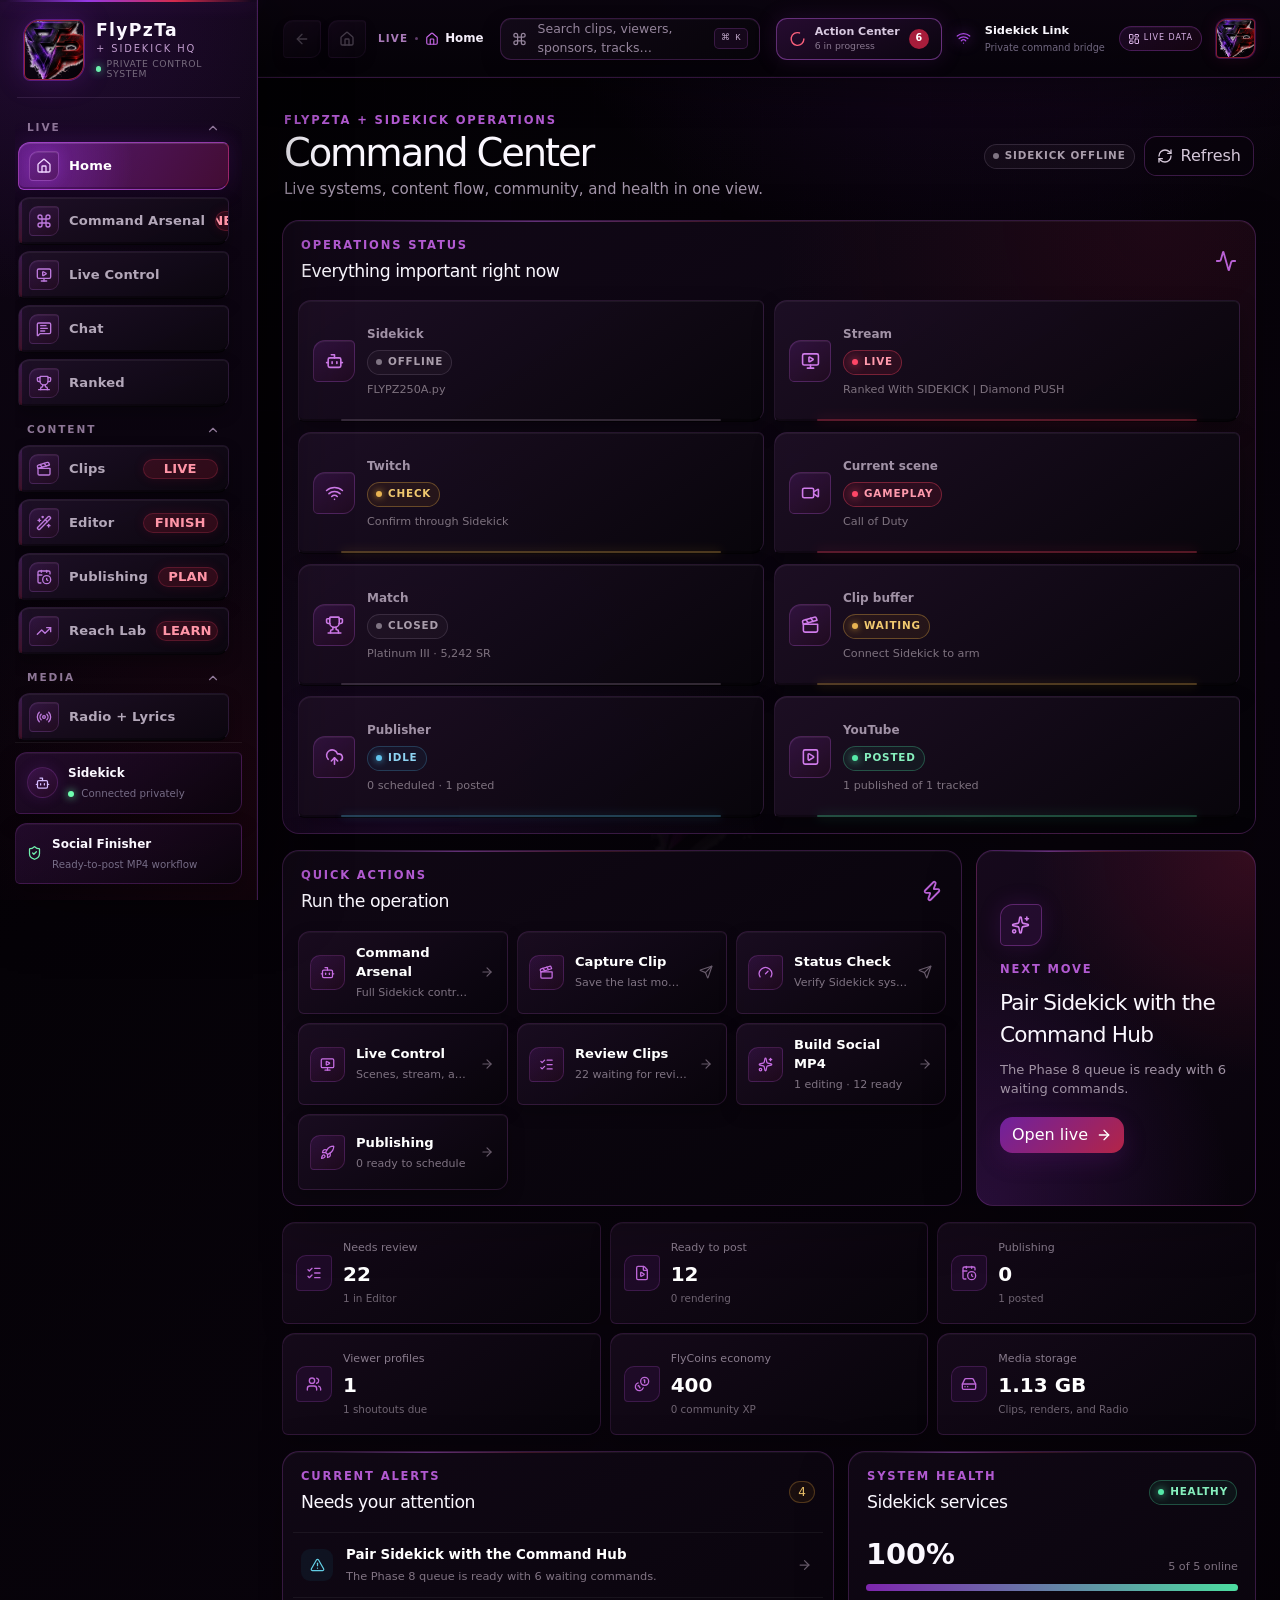
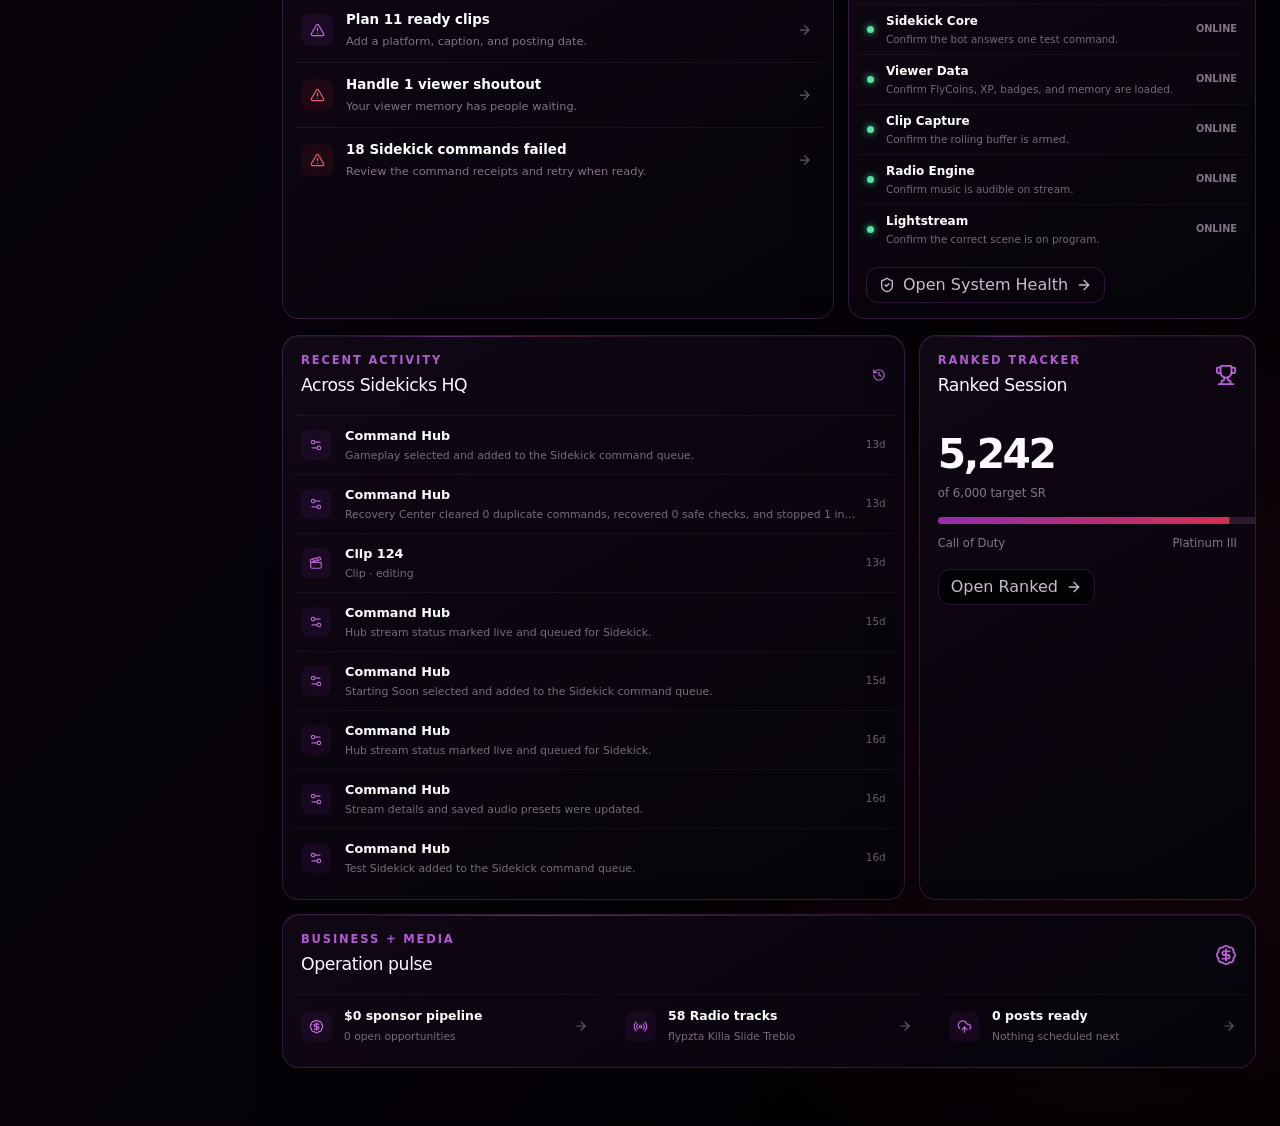
<file: index.html>
<!DOCTYPE html><html lang="en"><head><meta http-equiv="Content-Type" content="text/html; charset=UTF-8"><meta name="viewport" content="width=device-width, initial-scale=1"><link rel="preload" as="image" href="/flypzta-profile.png"><link rel="stylesheet" href="/assets/index-B554RttS.css" data-rsc-css-href="/assets/index-B554RttS.css" data-precedence="vite-rsc/importer-resources"><link rel="modulepreload" href="/assets/layout-segment-context-D0iq2MxQ.js" crossorigin=""><link rel="modulepreload" href="/assets/rolldown-runtime-S-ySWqyJ.js" crossorigin=""><link rel="modulepreload" href="/assets/index-NMSZf7bw.js" crossorigin=""><link rel="modulepreload" href="/assets/framework-CXnKph_e.js" crossorigin=""><link rel="modulepreload" href="/assets/page-FRjy-SGs.js" crossorigin=""><title>FlyPzTa &amp; Sidekick Command Hub</title><meta name="description" content="One HQ for FlyPzTa's stream controls, clips, ranked progress, radio, community, content, and Sidekick systems."><meta property="og:title" content="FlyPzTa &amp; Sidekick Command Hub"><meta property="og:description" content="One HQ. Every stream system."><meta property="og:type" content="website"><meta property="og:image" content="/og.png"><meta name="twitter:card" content="summary_large_image"><meta name="twitter:title" content="FlyPzTa &amp; Sidekick Command Hub"><meta name="twitter:description" content="One HQ. Every stream system."><meta name="twitter:image" content="/og.png"><link rel="shortcut icon" href="/favicon.svg"><link rel="icon" href="/favicon.svg"><meta name="codex-preview" content="development"><link rel="modulepreload" href="/assets/index-NMSZf7bw.js">
</head><body><main class="dashboard-shell"><aside class="sidebar"><div class="brand-lockup"><div class="brand-logo"><img src="/flypzta-profile.png" alt="FlyPzTa FP logo" width="96" height="96"></div><div><strong>FlyPzTa</strong><span>+ SIDEKICK HQ</span><small><i></i> PRIVATE CONTROL SYSTEM</small></div></div><nav class="nav-groups" aria-label="Command Hub navigation"><details class="nav-group" open=""><summary><span>LIVE</span><svg xmlns="http://www.w3.org/2000/svg" width="24" height="24" viewBox="0 0 24 24" fill="none" stroke="currentColor" stroke-width="2" stroke-linecap="round" stroke-linejoin="round" class="lucide lucide-chevron-down" aria-hidden="true"><path d="m6 9 6 6 6-6"></path></svg></summary><div><button data-slot="button" data-variant="ghost" data-size="default" class="inline-flex shrink-0 items-center justify-center gap-2 rounded-md text-sm font-medium whitespace-nowrap transition-all outline-none focus-visible:border-ring focus-visible:ring-[3px] focus-visible:ring-ring/50 disabled:pointer-events-none disabled:opacity-50 aria-invalid:border-destructive aria-invalid:ring-destructive/20 dark:aria-invalid:ring-destructive/40 [&amp;_svg]:pointer-events-none [&amp;_svg]:shrink-0 [&amp;_svg:not([class*='size-'])]:size-4 hover:bg-accent hover:text-accent-foreground dark:hover:bg-accent/50 h-9 px-4 py-2 has-[&gt;svg]:px-3 nav-item active" aria-current="page"><span class="nav-icon"><svg xmlns="http://www.w3.org/2000/svg" width="24" height="24" viewBox="0 0 24 24" fill="none" stroke="currentColor" stroke-width="2" stroke-linecap="round" stroke-linejoin="round" class="lucide lucide-house" aria-hidden="true"><path d="M15 21v-8a1 1 0 0 0-1-1h-4a1 1 0 0 0-1 1v8"></path><path d="M3 10a2 2 0 0 1 .709-1.528l7-6a2 2 0 0 1 2.582 0l7 6A2 2 0 0 1 21 10v9a2 2 0 0 1-2 2H5a2 2 0 0 1-2-2z"></path></svg></span><span>Home</span></button><button data-slot="button" data-variant="ghost" data-size="default" class="inline-flex shrink-0 items-center justify-center gap-2 rounded-md text-sm font-medium whitespace-nowrap transition-all outline-none focus-visible:border-ring focus-visible:ring-[3px] focus-visible:ring-ring/50 disabled:pointer-events-none disabled:opacity-50 aria-invalid:border-destructive aria-invalid:ring-destructive/20 dark:aria-invalid:ring-destructive/40 [&amp;_svg]:pointer-events-none [&amp;_svg]:shrink-0 [&amp;_svg:not([class*='size-'])]:size-4 hover:bg-accent hover:text-accent-foreground dark:hover:bg-accent/50 h-9 px-4 py-2 has-[&gt;svg]:px-3 nav-item"><span class="nav-icon"><svg xmlns="http://www.w3.org/2000/svg" width="24" height="24" viewBox="0 0 24 24" fill="none" stroke="currentColor" stroke-width="2" stroke-linecap="round" stroke-linejoin="round" class="lucide lucide-command" aria-hidden="true"><path d="M15 6v12a3 3 0 1 0 3-3H6a3 3 0 1 0 3 3V6a3 3 0 1 0-3 3h12a3 3 0 1 0-3-3"></path></svg></span><span>Command Arsenal</span><span data-slot="badge" data-variant="default" class="inline-flex w-fit shrink-0 items-center justify-center gap-1 overflow-hidden rounded-full border border-transparent px-2 py-0.5 text-xs font-medium whitespace-nowrap transition-[color,box-shadow] focus-visible:border-ring focus-visible:ring-[3px] focus-visible:ring-ring/50 aria-invalid:border-destructive aria-invalid:ring-destructive/20 dark:aria-invalid:ring-destructive/40 [&amp;&gt;svg]:pointer-events-none [&amp;&gt;svg]:size-3 bg-primary text-primary-foreground [a&amp;]:hover:bg-primary/90">NEW</span></button><button data-slot="button" data-variant="ghost" data-size="default" class="inline-flex shrink-0 items-center justify-center gap-2 rounded-md text-sm font-medium whitespace-nowrap transition-all outline-none focus-visible:border-ring focus-visible:ring-[3px] focus-visible:ring-ring/50 disabled:pointer-events-none disabled:opacity-50 aria-invalid:border-destructive aria-invalid:ring-destructive/20 dark:aria-invalid:ring-destructive/40 [&amp;_svg]:pointer-events-none [&amp;_svg]:shrink-0 [&amp;_svg:not([class*='size-'])]:size-4 hover:bg-accent hover:text-accent-foreground dark:hover:bg-accent/50 h-9 px-4 py-2 has-[&gt;svg]:px-3 nav-item"><span class="nav-icon"><svg xmlns="http://www.w3.org/2000/svg" width="24" height="24" viewBox="0 0 24 24" fill="none" stroke="currentColor" stroke-width="2" stroke-linecap="round" stroke-linejoin="round" class="lucide lucide-monitor-play" aria-hidden="true"><path d="M15.033 9.44a.647.647 0 0 1 0 1.12l-4.065 2.352a.645.645 0 0 1-.968-.56V7.648a.645.645 0 0 1 .967-.56z"></path><path d="M12 17v4"></path><path d="M8 21h8"></path><rect x="2" y="3" width="20" height="14" rx="2"></rect></svg></span><span>Live Control</span></button><button data-slot="button" data-variant="ghost" data-size="default" class="inline-flex shrink-0 items-center justify-center gap-2 rounded-md text-sm font-medium whitespace-nowrap transition-all outline-none focus-visible:border-ring focus-visible:ring-[3px] focus-visible:ring-ring/50 disabled:pointer-events-none disabled:opacity-50 aria-invalid:border-destructive aria-invalid:ring-destructive/20 dark:aria-invalid:ring-destructive/40 [&amp;_svg]:pointer-events-none [&amp;_svg]:shrink-0 [&amp;_svg:not([class*='size-'])]:size-4 hover:bg-accent hover:text-accent-foreground dark:hover:bg-accent/50 h-9 px-4 py-2 has-[&gt;svg]:px-3 nav-item"><span class="nav-icon"><svg xmlns="http://www.w3.org/2000/svg" width="24" height="24" viewBox="0 0 24 24" fill="none" stroke="currentColor" stroke-width="2" stroke-linecap="round" stroke-linejoin="round" class="lucide lucide-message-square-text" aria-hidden="true"><path d="M22 17a2 2 0 0 1-2 2H6.828a2 2 0 0 0-1.414.586l-2.202 2.202A.71.71 0 0 1 2 21.286V5a2 2 0 0 1 2-2h16a2 2 0 0 1 2 2z"></path><path d="M7 11h10"></path><path d="M7 15h6"></path><path d="M7 7h8"></path></svg></span><span>Chat</span></button><button data-slot="button" data-variant="ghost" data-size="default" class="inline-flex shrink-0 items-center justify-center gap-2 rounded-md text-sm font-medium whitespace-nowrap transition-all outline-none focus-visible:border-ring focus-visible:ring-[3px] focus-visible:ring-ring/50 disabled:pointer-events-none disabled:opacity-50 aria-invalid:border-destructive aria-invalid:ring-destructive/20 dark:aria-invalid:ring-destructive/40 [&amp;_svg]:pointer-events-none [&amp;_svg]:shrink-0 [&amp;_svg:not([class*='size-'])]:size-4 hover:bg-accent hover:text-accent-foreground dark:hover:bg-accent/50 h-9 px-4 py-2 has-[&gt;svg]:px-3 nav-item"><span class="nav-icon"><svg xmlns="http://www.w3.org/2000/svg" width="24" height="24" viewBox="0 0 24 24" fill="none" stroke="currentColor" stroke-width="2" stroke-linecap="round" stroke-linejoin="round" class="lucide lucide-trophy" aria-hidden="true"><path d="M10 14.66V17a1 1 0 0 1-1 1 2 2 0 0 0-2 2v2"></path><path d="M14 14.66V17a1 1 0 0 0 1 1 2 2 0 0 1 2 2v2"></path><path d="M17.916 10H19.5A2.5 2.5 0 0 0 22 7.5V5a1 1 0 0 0-1-1h-3"></path><path d="M4 22h16"></path><path d="M6 9a6 6 0 0 0 12 0V3a1 1 0 0 0-1-1H7a1 1 0 0 0-1 1z"></path><path d="M6.084 10H4.5A2.5 2.5 0 0 1 2 7.5V5a1 1 0 0 1 1-1h3"></path></svg></span><span>Ranked</span></button></div></details><details class="nav-group" open=""><summary><span>CONTENT</span><svg xmlns="http://www.w3.org/2000/svg" width="24" height="24" viewBox="0 0 24 24" fill="none" stroke="currentColor" stroke-width="2" stroke-linecap="round" stroke-linejoin="round" class="lucide lucide-chevron-down" aria-hidden="true"><path d="m6 9 6 6 6-6"></path></svg></summary><div><button data-slot="button" data-variant="ghost" data-size="default" class="inline-flex shrink-0 items-center justify-center gap-2 rounded-md text-sm font-medium whitespace-nowrap transition-all outline-none focus-visible:border-ring focus-visible:ring-[3px] focus-visible:ring-ring/50 disabled:pointer-events-none disabled:opacity-50 aria-invalid:border-destructive aria-invalid:ring-destructive/20 dark:aria-invalid:ring-destructive/40 [&amp;_svg]:pointer-events-none [&amp;_svg]:shrink-0 [&amp;_svg:not([class*='size-'])]:size-4 hover:bg-accent hover:text-accent-foreground dark:hover:bg-accent/50 h-9 px-4 py-2 has-[&gt;svg]:px-3 nav-item"><span class="nav-icon"><svg xmlns="http://www.w3.org/2000/svg" width="24" height="24" viewBox="0 0 24 24" fill="none" stroke="currentColor" stroke-width="2" stroke-linecap="round" stroke-linejoin="round" class="lucide lucide-clapperboard" aria-hidden="true"><path d="m12.296 3.464 3.02 3.956"></path><path d="M20.2 6 3 11l-.9-2.4c-.3-1.1.3-2.2 1.3-2.5l13.5-4c1.1-.3 2.2.3 2.5 1.3z"></path><path d="M3 11h18v8a2 2 0 0 1-2 2H5a2 2 0 0 1-2-2z"></path><path d="m6.18 5.276 3.1 3.899"></path></svg></span><span>Clips</span><span data-slot="badge" data-variant="default" class="inline-flex w-fit shrink-0 items-center justify-center gap-1 overflow-hidden rounded-full border border-transparent px-2 py-0.5 text-xs font-medium whitespace-nowrap transition-[color,box-shadow] focus-visible:border-ring focus-visible:ring-[3px] focus-visible:ring-ring/50 aria-invalid:border-destructive aria-invalid:ring-destructive/20 dark:aria-invalid:ring-destructive/40 [&amp;&gt;svg]:pointer-events-none [&amp;&gt;svg]:size-3 bg-primary text-primary-foreground [a&amp;]:hover:bg-primary/90">LIVE</span></button><button data-slot="button" data-variant="ghost" data-size="default" class="inline-flex shrink-0 items-center justify-center gap-2 rounded-md text-sm font-medium whitespace-nowrap transition-all outline-none focus-visible:border-ring focus-visible:ring-[3px] focus-visible:ring-ring/50 disabled:pointer-events-none disabled:opacity-50 aria-invalid:border-destructive aria-invalid:ring-destructive/20 dark:aria-invalid:ring-destructive/40 [&amp;_svg]:pointer-events-none [&amp;_svg]:shrink-0 [&amp;_svg:not([class*='size-'])]:size-4 hover:bg-accent hover:text-accent-foreground dark:hover:bg-accent/50 h-9 px-4 py-2 has-[&gt;svg]:px-3 nav-item"><span class="nav-icon"><svg xmlns="http://www.w3.org/2000/svg" width="24" height="24" viewBox="0 0 24 24" fill="none" stroke="currentColor" stroke-width="2" stroke-linecap="round" stroke-linejoin="round" class="lucide lucide-wand-sparkles" aria-hidden="true"><path d="m21.64 3.64-1.28-1.28a1.21 1.21 0 0 0-1.72 0L2.36 18.64a1.21 1.21 0 0 0 0 1.72l1.28 1.28a1.2 1.2 0 0 0 1.72 0L21.64 5.36a1.2 1.2 0 0 0 0-1.72"></path><path d="m14 7 3 3"></path><path d="M5 6v4"></path><path d="M19 14v4"></path><path d="M10 2v2"></path><path d="M7 8H3"></path><path d="M21 16h-4"></path><path d="M11 3H9"></path></svg></span><span>Editor</span><span data-slot="badge" data-variant="default" class="inline-flex w-fit shrink-0 items-center justify-center gap-1 overflow-hidden rounded-full border border-transparent px-2 py-0.5 text-xs font-medium whitespace-nowrap transition-[color,box-shadow] focus-visible:border-ring focus-visible:ring-[3px] focus-visible:ring-ring/50 aria-invalid:border-destructive aria-invalid:ring-destructive/20 dark:aria-invalid:ring-destructive/40 [&amp;&gt;svg]:pointer-events-none [&amp;&gt;svg]:size-3 bg-primary text-primary-foreground [a&amp;]:hover:bg-primary/90">FINISH</span></button><button data-slot="button" data-variant="ghost" data-size="default" class="inline-flex shrink-0 items-center justify-center gap-2 rounded-md text-sm font-medium whitespace-nowrap transition-all outline-none focus-visible:border-ring focus-visible:ring-[3px] focus-visible:ring-ring/50 disabled:pointer-events-none disabled:opacity-50 aria-invalid:border-destructive aria-invalid:ring-destructive/20 dark:aria-invalid:ring-destructive/40 [&amp;_svg]:pointer-events-none [&amp;_svg]:shrink-0 [&amp;_svg:not([class*='size-'])]:size-4 hover:bg-accent hover:text-accent-foreground dark:hover:bg-accent/50 h-9 px-4 py-2 has-[&gt;svg]:px-3 nav-item"><span class="nav-icon"><svg xmlns="http://www.w3.org/2000/svg" width="24" height="24" viewBox="0 0 24 24" fill="none" stroke="currentColor" stroke-width="2" stroke-linecap="round" stroke-linejoin="round" class="lucide lucide-calendar-clock" aria-hidden="true"><path d="M16 14v2.2l1.6 1"></path><path d="M16 2v3"></path><path d="M21 7.338V5a2 2 0 00-2-2H5a2 2 0 00-2 2v14a2 2 0 002 2h2.338"></path><path d="M3 9h5.859"></path><path d="M8 2v3"></path><circle cx="16" cy="16" r="6"></circle></svg></span><span>Publishing</span><span data-slot="badge" data-variant="default" class="inline-flex w-fit shrink-0 items-center justify-center gap-1 overflow-hidden rounded-full border border-transparent px-2 py-0.5 text-xs font-medium whitespace-nowrap transition-[color,box-shadow] focus-visible:border-ring focus-visible:ring-[3px] focus-visible:ring-ring/50 aria-invalid:border-destructive aria-invalid:ring-destructive/20 dark:aria-invalid:ring-destructive/40 [&amp;&gt;svg]:pointer-events-none [&amp;&gt;svg]:size-3 bg-primary text-primary-foreground [a&amp;]:hover:bg-primary/90">PLAN</span></button><button data-slot="button" data-variant="ghost" data-size="default" class="inline-flex shrink-0 items-center justify-center gap-2 rounded-md text-sm font-medium whitespace-nowrap transition-all outline-none focus-visible:border-ring focus-visible:ring-[3px] focus-visible:ring-ring/50 disabled:pointer-events-none disabled:opacity-50 aria-invalid:border-destructive aria-invalid:ring-destructive/20 dark:aria-invalid:ring-destructive/40 [&amp;_svg]:pointer-events-none [&amp;_svg]:shrink-0 [&amp;_svg:not([class*='size-'])]:size-4 hover:bg-accent hover:text-accent-foreground dark:hover:bg-accent/50 h-9 px-4 py-2 has-[&gt;svg]:px-3 nav-item"><span class="nav-icon"><svg xmlns="http://www.w3.org/2000/svg" width="24" height="24" viewBox="0 0 24 24" fill="none" stroke="currentColor" stroke-width="2" stroke-linecap="round" stroke-linejoin="round" class="lucide lucide-trending-up" aria-hidden="true"><path d="M16 7h6v6"></path><path d="m22 7-8.5 8.5-5-5L2 17"></path></svg></span><span>Reach Lab</span><span data-slot="badge" data-variant="default" class="inline-flex w-fit shrink-0 items-center justify-center gap-1 overflow-hidden rounded-full border border-transparent px-2 py-0.5 text-xs font-medium whitespace-nowrap transition-[color,box-shadow] focus-visible:border-ring focus-visible:ring-[3px] focus-visible:ring-ring/50 aria-invalid:border-destructive aria-invalid:ring-destructive/20 dark:aria-invalid:ring-destructive/40 [&amp;&gt;svg]:pointer-events-none [&amp;&gt;svg]:size-3 bg-primary text-primary-foreground [a&amp;]:hover:bg-primary/90">LEARN</span></button></div></details><details class="nav-group" open=""><summary><span>MEDIA</span><svg xmlns="http://www.w3.org/2000/svg" width="24" height="24" viewBox="0 0 24 24" fill="none" stroke="currentColor" stroke-width="2" stroke-linecap="round" stroke-linejoin="round" class="lucide lucide-chevron-down" aria-hidden="true"><path d="m6 9 6 6 6-6"></path></svg></summary><div><button data-slot="button" data-variant="ghost" data-size="default" class="inline-flex shrink-0 items-center justify-center gap-2 rounded-md text-sm font-medium whitespace-nowrap transition-all outline-none focus-visible:border-ring focus-visible:ring-[3px] focus-visible:ring-ring/50 disabled:pointer-events-none disabled:opacity-50 aria-invalid:border-destructive aria-invalid:ring-destructive/20 dark:aria-invalid:ring-destructive/40 [&amp;_svg]:pointer-events-none [&amp;_svg]:shrink-0 [&amp;_svg:not([class*='size-'])]:size-4 hover:bg-accent hover:text-accent-foreground dark:hover:bg-accent/50 h-9 px-4 py-2 has-[&gt;svg]:px-3 nav-item"><span class="nav-icon"><svg xmlns="http://www.w3.org/2000/svg" width="24" height="24" viewBox="0 0 24 24" fill="none" stroke="currentColor" stroke-width="2" stroke-linecap="round" stroke-linejoin="round" class="lucide lucide-radio" aria-hidden="true"><path d="M16.247 7.761a6 6 0 0 1 0 8.478"></path><path d="M19.075 4.933a10 10 0 0 1 0 14.134"></path><path d="M4.925 19.067a10 10 0 0 1 0-14.134"></path><path d="M7.753 16.239a6 6 0 0 1 0-8.478"></path><circle cx="12" cy="12" r="2"></circle></svg></span><span>Radio + Lyrics</span></button></div></details><details class="nav-group" open=""><summary><span>BUSINESS</span><svg xmlns="http://www.w3.org/2000/svg" width="24" height="24" viewBox="0 0 24 24" fill="none" stroke="currentColor" stroke-width="2" stroke-linecap="round" stroke-linejoin="round" class="lucide lucide-chevron-down" aria-hidden="true"><path d="m6 9 6 6 6-6"></path></svg></summary><div><button data-slot="button" data-variant="ghost" data-size="default" class="inline-flex shrink-0 items-center justify-center gap-2 rounded-md text-sm font-medium whitespace-nowrap transition-all outline-none focus-visible:border-ring focus-visible:ring-[3px] focus-visible:ring-ring/50 disabled:pointer-events-none disabled:opacity-50 aria-invalid:border-destructive aria-invalid:ring-destructive/20 dark:aria-invalid:ring-destructive/40 [&amp;_svg]:pointer-events-none [&amp;_svg]:shrink-0 [&amp;_svg:not([class*='size-'])]:size-4 hover:bg-accent hover:text-accent-foreground dark:hover:bg-accent/50 h-9 px-4 py-2 has-[&gt;svg]:px-3 nav-item"><span class="nav-icon"><svg xmlns="http://www.w3.org/2000/svg" width="24" height="24" viewBox="0 0 24 24" fill="none" stroke="currentColor" stroke-width="2" stroke-linecap="round" stroke-linejoin="round" class="lucide lucide-badge-dollar-sign" aria-hidden="true"><path d="M3.85 8.62a4 4 0 0 1 4.78-4.77 4 4 0 0 1 6.74 0 4 4 0 0 1 4.78 4.78 4 4 0 0 1 0 6.74 4 4 0 0 1-4.77 4.78 4 4 0 0 1-6.75 0 4 4 0 0 1-4.78-4.77 4 4 0 0 1 0-6.76Z"></path><path d="M16 8h-6a2 2 0 1 0 0 4h4a2 2 0 1 1 0 4H8"></path><path d="M12 18V6"></path></svg></span><span>MoneyBrain</span></button></div></details><details class="nav-group" open=""><summary><span>SYSTEM</span><svg xmlns="http://www.w3.org/2000/svg" width="24" height="24" viewBox="0 0 24 24" fill="none" stroke="currentColor" stroke-width="2" stroke-linecap="round" stroke-linejoin="round" class="lucide lucide-chevron-down" aria-hidden="true"><path d="m6 9 6 6 6-6"></path></svg></summary><div><button data-slot="button" data-variant="ghost" data-size="default" class="inline-flex shrink-0 items-center justify-center gap-2 rounded-md text-sm font-medium whitespace-nowrap transition-all outline-none focus-visible:border-ring focus-visible:ring-[3px] focus-visible:ring-ring/50 disabled:pointer-events-none disabled:opacity-50 aria-invalid:border-destructive aria-invalid:ring-destructive/20 dark:aria-invalid:ring-destructive/40 [&amp;_svg]:pointer-events-none [&amp;_svg]:shrink-0 [&amp;_svg:not([class*='size-'])]:size-4 hover:bg-accent hover:text-accent-foreground dark:hover:bg-accent/50 h-9 px-4 py-2 has-[&gt;svg]:px-3 nav-item"><span class="nav-icon"><svg xmlns="http://www.w3.org/2000/svg" width="24" height="24" viewBox="0 0 24 24" fill="none" stroke="currentColor" stroke-width="2" stroke-linecap="round" stroke-linejoin="round" class="lucide lucide-settings2 lucide-settings-2" aria-hidden="true"><path d="M14 17H5"></path><path d="M19 7h-9"></path><circle cx="17" cy="17" r="3"></circle><circle cx="7" cy="7" r="3"></circle></svg></span><span>Sidekick Health</span></button></div></details></nav><div class="sidebar-footer"><div class="sidekick-mini"><div><svg xmlns="http://www.w3.org/2000/svg" width="24" height="24" viewBox="0 0 24 24" fill="none" stroke="currentColor" stroke-width="2" stroke-linecap="round" stroke-linejoin="round" class="lucide lucide-bot" aria-hidden="true"><path d="M12 8V4H8"></path><rect width="16" height="12" x="4" y="8" rx="2"></rect><path d="M2 14h2"></path><path d="M20 14h2"></path><path d="M15 13v2"></path><path d="M9 13v2"></path></svg></div><span><strong>Sidekick</strong><small><i></i> Connected privately</small></span></div><div class="demo-notice phase2-notice"><svg xmlns="http://www.w3.org/2000/svg" width="24" height="24" viewBox="0 0 24 24" fill="none" stroke="currentColor" stroke-width="2" stroke-linecap="round" stroke-linejoin="round" class="lucide lucide-shield-check" aria-hidden="true"><path d="M20 13c0 5-3.5 7.5-7.66 8.95a1 1 0 0 1-.67-.01C7.5 20.5 4 18 4 13V6a1 1 0 0 1 1-1c2 0 4.5-1.2 6.24-2.72a1.17 1.17 0 0 1 1.52 0C14.51 3.81 17 5 19 5a1 1 0 0 1 1 1z"></path><path d="m9 12 2 2 4-4"></path></svg><span><strong>Social Finisher</strong><small>Ready-to-post MP4 workflow</small></span></div></div></aside><section class="main-stage"><header class="topbar"><div class="mobile-brand"><div class="brand-logo"><img src="/flypzta-profile.png" alt="FlyPzTa FP logo" width="64" height="64"></div><strong>Home</strong></div><div class="topbar-leading"><button class="history-control" disabled="" aria-label="Go back"><svg xmlns="http://www.w3.org/2000/svg" width="24" height="24" viewBox="0 0 24 24" fill="none" stroke="currentColor" stroke-width="2" stroke-linecap="round" stroke-linejoin="round" class="lucide lucide-arrow-left" aria-hidden="true"><path d="m12 19-7-7 7-7"></path><path d="M19 12H5"></path></svg></button><button class="history-control" disabled="" aria-label="Go home"><svg xmlns="http://www.w3.org/2000/svg" width="24" height="24" viewBox="0 0 24 24" fill="none" stroke="currentColor" stroke-width="2" stroke-linecap="round" stroke-linejoin="round" class="lucide lucide-house" aria-hidden="true"><path d="M15 21v-8a1 1 0 0 0-1-1h-4a1 1 0 0 0-1 1v8"></path><path d="M3 10a2 2 0 0 1 .709-1.528l7-6a2 2 0 0 1 2.582 0l7 6A2 2 0 0 1 21 10v9a2 2 0 0 1-2 2H5a2 2 0 0 1-2-2z"></path></svg></button><div class="breadcrumb-trail" aria-label="Breadcrumb"><span>HQ</span><i></i> <strong>LIVE</strong><i></i> <b><svg xmlns="http://www.w3.org/2000/svg" width="24" height="24" viewBox="0 0 24 24" fill="none" stroke="currentColor" stroke-width="2" stroke-linecap="round" stroke-linejoin="round" class="lucide lucide-house" aria-hidden="true"><path d="M15 21v-8a1 1 0 0 0-1-1h-4a1 1 0 0 0-1 1v8"></path><path d="M3 10a2 2 0 0 1 .709-1.528l7-6a2 2 0 0 1 2.582 0l7 6A2 2 0 0 1 21 10v9a2 2 0 0 1-2 2H5a2 2 0 0 1-2-2z"></path></svg>Home</b></div></div><button class="command-search" aria-label="Search Command Hub"><svg xmlns="http://www.w3.org/2000/svg" width="24" height="24" viewBox="0 0 24 24" fill="none" stroke="currentColor" stroke-width="2" stroke-linecap="round" stroke-linejoin="round" class="lucide lucide-command" aria-hidden="true"><path d="M15 6v12a3 3 0 1 0 3-3H6a3 3 0 1 0 3 3V6a3 3 0 1 0-3 3h12a3 3 0 1 0-3-3"></path></svg><span>Search clips, viewers, sponsors, tracks…</span><kbd>⌘ K</kbd></button><div data-slot="dialog-header" class="flex flex-col gap-2 text-center sm:text-left sr-only"><h2 id="radix-_R_2dl6H1_" data-slot="dialog-title" class="text-lg leading-none font-semibold">Search Sidekicks HQ</h2><p id="radix-_R_2dl6H2_" data-slot="dialog-description" class="text-sm text-muted-foreground">Search saved data or open a Command Hub module.</p></div><div class="topbar-status"><button class="action-center-trigger active attention" aria-label="Open Action Center, 6 active" title="See what every Hub command is doing"><svg xmlns="http://www.w3.org/2000/svg" width="24" height="24" viewBox="0 0 24 24" fill="none" stroke="currentColor" stroke-width="2" stroke-linecap="round" stroke-linejoin="round" class="lucide lucide-loader-circle animate-spin" aria-hidden="true"><path d="M21 12a9 9 0 1 1-6.219-8.56"></path></svg><span><strong>Action Center</strong><small>6 in progress</small></span><b>6</b></button><div class="connection"><svg xmlns="http://www.w3.org/2000/svg" width="24" height="24" viewBox="0 0 24 24" fill="none" stroke="currentColor" stroke-width="2" stroke-linecap="round" stroke-linejoin="round" class="lucide lucide-wifi" aria-hidden="true"><path d="M12 20h.01"></path><path d="M2 8.82a15 15 0 0 1 20 0"></path><path d="M5 12.859a10 10 0 0 1 14 0"></path><path d="M8.5 16.429a5 5 0 0 1 7 0"></path></svg><span><strong>Sidekick Link</strong><small>Private command bridge</small></span></div><span data-slot="badge" data-variant="default" class="inline-flex w-fit shrink-0 items-center justify-center gap-1 overflow-hidden rounded-full border border-transparent px-2 py-0.5 text-xs font-medium whitespace-nowrap transition-[color,box-shadow] focus-visible:border-ring focus-visible:ring-[3px] focus-visible:ring-ring/50 aria-invalid:border-destructive aria-invalid:ring-destructive/20 dark:aria-invalid:ring-destructive/40 [&amp;&gt;svg]:pointer-events-none [&amp;&gt;svg]:size-3 bg-primary text-primary-foreground [a&amp;]:hover:bg-primary/90 demo-badge"><svg xmlns="http://www.w3.org/2000/svg" width="24" height="24" viewBox="0 0 24 24" fill="none" stroke="currentColor" stroke-width="2" stroke-linecap="round" stroke-linejoin="round" class="lucide lucide-layout-dashboard" aria-hidden="true"><rect width="7" height="9" x="3" y="3" rx="1"></rect><rect width="7" height="5" x="14" y="3" rx="1"></rect><rect width="7" height="9" x="14" y="12" rx="1"></rect><rect width="7" height="5" x="3" y="16" rx="1"></rect></svg> LIVE DATA</span><button class="profile" aria-label="FlyPzTa profile"><img src="/flypzta-profile.png" alt="FlyPzTa FP logo" width="64" height="64"></button></div></header><div class="page-content"><div class="home3-stack"><header class="home3-heading"><div><p>FLYPZTA + SIDEKICK OPERATIONS</p><h1>Command Center</h1><span>Live systems, content flow, community, and health in one view.</span></div><div><span data-slot="badge" data-variant="default" class="inline-flex w-fit shrink-0 items-center justify-center gap-1 overflow-hidden rounded-full border border-transparent px-2 py-0.5 text-xs font-medium whitespace-nowrap transition-[color,box-shadow] focus-visible:border-ring focus-visible:ring-[3px] focus-visible:ring-ring/50 aria-invalid:border-destructive aria-invalid:ring-destructive/20 dark:aria-invalid:ring-destructive/40 [&amp;&gt;svg]:pointer-events-none [&amp;&gt;svg]:size-3 bg-primary text-primary-foreground [a&amp;]:hover:bg-primary/90 home3-badge offline"><i></i>Sidekick Offline</span><button data-slot="button" data-variant="outline" data-size="default" class="inline-flex shrink-0 items-center justify-center gap-2 rounded-md text-sm font-medium whitespace-nowrap transition-all outline-none focus-visible:border-ring focus-visible:ring-[3px] focus-visible:ring-ring/50 disabled:pointer-events-none disabled:opacity-50 aria-invalid:border-destructive aria-invalid:ring-destructive/20 dark:aria-invalid:ring-destructive/40 [&amp;_svg]:pointer-events-none [&amp;_svg]:shrink-0 [&amp;_svg:not([class*='size-'])]:size-4 border bg-background shadow-xs hover:bg-accent hover:text-accent-foreground dark:border-input dark:bg-input/30 dark:hover:bg-input/50 h-9 px-4 py-2 has-[&gt;svg]:px-3"><svg xmlns="http://www.w3.org/2000/svg" width="24" height="24" viewBox="0 0 24 24" fill="none" stroke="currentColor" stroke-width="2" stroke-linecap="round" stroke-linejoin="round" class="lucide lucide-refresh-cw" aria-hidden="true"><path d="M3 12a9 9 0 0 1 9-9 9.75 9.75 0 0 1 6.74 2.74L21 8"></path><path d="M21 3v5h-5"></path><path d="M21 12a9 9 0 0 1-9 9 9.75 9.75 0 0 1-6.74-2.74L3 16"></path><path d="M8 16H3v5"></path></svg>Refresh</button></div></header><section class="home3-status-board" aria-label="Current operation status"><div class="home3-section-head"><div><p>OPERATIONS STATUS</p><h2>Everything important right now</h2></div><svg xmlns="http://www.w3.org/2000/svg" width="24" height="24" viewBox="0 0 24 24" fill="none" stroke="currentColor" stroke-width="2" stroke-linecap="round" stroke-linejoin="round" class="lucide lucide-activity" aria-hidden="true"><path d="M22 12h-2.48a2 2 0 0 0-1.93 1.46l-2.35 8.36a.25.25 0 0 1-.48 0L9.24 2.18a.25.25 0 0 0-.48 0l-2.35 8.36A2 2 0 0 1 4.49 12H2"></path></svg></div><div class="home3-status-grid"><button class="home3-status-tile offline" title="Open Sidekick"><span class="home3-status-icon"><svg xmlns="http://www.w3.org/2000/svg" width="24" height="24" viewBox="0 0 24 24" fill="none" stroke="currentColor" stroke-width="2" stroke-linecap="round" stroke-linejoin="round" class="lucide lucide-bot" aria-hidden="true"><path d="M12 8V4H8"></path><rect width="16" height="12" x="4" y="8" rx="2"></rect><path d="M2 14h2"></path><path d="M20 14h2"></path><path d="M15 13v2"></path><path d="M9 13v2"></path></svg></span><div><small>Sidekick</small><span data-slot="badge" data-variant="default" class="inline-flex w-fit shrink-0 items-center justify-center gap-1 overflow-hidden rounded-full border border-transparent px-2 py-0.5 text-xs font-medium whitespace-nowrap transition-[color,box-shadow] focus-visible:border-ring focus-visible:ring-[3px] focus-visible:ring-ring/50 aria-invalid:border-destructive aria-invalid:ring-destructive/20 dark:aria-invalid:ring-destructive/40 [&amp;&gt;svg]:pointer-events-none [&amp;&gt;svg]:size-3 bg-primary text-primary-foreground [a&amp;]:hover:bg-primary/90 home3-badge offline"><i></i>OFFLINE</span><em>FLYPZ250A.py</em></div></button><button class="home3-status-tile live" title="Open Stream"><span class="home3-status-icon"><svg xmlns="http://www.w3.org/2000/svg" width="24" height="24" viewBox="0 0 24 24" fill="none" stroke="currentColor" stroke-width="2" stroke-linecap="round" stroke-linejoin="round" class="lucide lucide-monitor-play" aria-hidden="true"><path d="M15.033 9.44a.647.647 0 0 1 0 1.12l-4.065 2.352a.645.645 0 0 1-.968-.56V7.648a.645.645 0 0 1 .967-.56z"></path><path d="M12 17v4"></path><path d="M8 21h8"></path><rect x="2" y="3" width="20" height="14" rx="2"></rect></svg></span><div><small>Stream</small><span data-slot="badge" data-variant="default" class="inline-flex w-fit shrink-0 items-center justify-center gap-1 overflow-hidden rounded-full border border-transparent px-2 py-0.5 text-xs font-medium whitespace-nowrap transition-[color,box-shadow] focus-visible:border-ring focus-visible:ring-[3px] focus-visible:ring-ring/50 aria-invalid:border-destructive aria-invalid:ring-destructive/20 dark:aria-invalid:ring-destructive/40 [&amp;&gt;svg]:pointer-events-none [&amp;&gt;svg]:size-3 bg-primary text-primary-foreground [a&amp;]:hover:bg-primary/90 home3-badge live"><i></i>LIVE</span><em>Ranked With SIDEKICK | Diamond PUSH</em></div></button><button class="home3-status-tile warning" title="Open Twitch"><span class="home3-status-icon"><svg xmlns="http://www.w3.org/2000/svg" width="24" height="24" viewBox="0 0 24 24" fill="none" stroke="currentColor" stroke-width="2" stroke-linecap="round" stroke-linejoin="round" class="lucide lucide-wifi" aria-hidden="true"><path d="M12 20h.01"></path><path d="M2 8.82a15 15 0 0 1 20 0"></path><path d="M5 12.859a10 10 0 0 1 14 0"></path><path d="M8.5 16.429a5 5 0 0 1 7 0"></path></svg></span><div><small>Twitch</small><span data-slot="badge" data-variant="default" class="inline-flex w-fit shrink-0 items-center justify-center gap-1 overflow-hidden rounded-full border border-transparent px-2 py-0.5 text-xs font-medium whitespace-nowrap transition-[color,box-shadow] focus-visible:border-ring focus-visible:ring-[3px] focus-visible:ring-ring/50 aria-invalid:border-destructive aria-invalid:ring-destructive/20 dark:aria-invalid:ring-destructive/40 [&amp;&gt;svg]:pointer-events-none [&amp;&gt;svg]:size-3 bg-primary text-primary-foreground [a&amp;]:hover:bg-primary/90 home3-badge warning"><i></i>CHECK</span><em>Confirm through Sidekick</em></div></button><button class="home3-status-tile live" title="Open Current scene"><span class="home3-status-icon"><svg xmlns="http://www.w3.org/2000/svg" width="24" height="24" viewBox="0 0 24 24" fill="none" stroke="currentColor" stroke-width="2" stroke-linecap="round" stroke-linejoin="round" class="lucide lucide-video" aria-hidden="true"><path d="m16 13 5.223 3.482a.5.5 0 0 0 .777-.416V7.87a.5.5 0 0 0-.752-.432L16 10.5"></path><rect x="2" y="6" width="14" height="12" rx="2"></rect></svg></span><div><small>Current scene</small><span data-slot="badge" data-variant="default" class="inline-flex w-fit shrink-0 items-center justify-center gap-1 overflow-hidden rounded-full border border-transparent px-2 py-0.5 text-xs font-medium whitespace-nowrap transition-[color,box-shadow] focus-visible:border-ring focus-visible:ring-[3px] focus-visible:ring-ring/50 aria-invalid:border-destructive aria-invalid:ring-destructive/20 dark:aria-invalid:ring-destructive/40 [&amp;&gt;svg]:pointer-events-none [&amp;&gt;svg]:size-3 bg-primary text-primary-foreground [a&amp;]:hover:bg-primary/90 home3-badge live"><i></i>Gameplay</span><em>Call of Duty</em></div></button><button class="home3-status-tile offline" title="Open Match"><span class="home3-status-icon"><svg xmlns="http://www.w3.org/2000/svg" width="24" height="24" viewBox="0 0 24 24" fill="none" stroke="currentColor" stroke-width="2" stroke-linecap="round" stroke-linejoin="round" class="lucide lucide-trophy" aria-hidden="true"><path d="M10 14.66V17a1 1 0 0 1-1 1 2 2 0 0 0-2 2v2"></path><path d="M14 14.66V17a1 1 0 0 0 1 1 2 2 0 0 1 2 2v2"></path><path d="M17.916 10H19.5A2.5 2.5 0 0 0 22 7.5V5a1 1 0 0 0-1-1h-3"></path><path d="M4 22h16"></path><path d="M6 9a6 6 0 0 0 12 0V3a1 1 0 0 0-1-1H7a1 1 0 0 0-1 1z"></path><path d="M6.084 10H4.5A2.5 2.5 0 0 1 2 7.5V5a1 1 0 0 1 1-1h3"></path></svg></span><div><small>Match</small><span data-slot="badge" data-variant="default" class="inline-flex w-fit shrink-0 items-center justify-center gap-1 overflow-hidden rounded-full border border-transparent px-2 py-0.5 text-xs font-medium whitespace-nowrap transition-[color,box-shadow] focus-visible:border-ring focus-visible:ring-[3px] focus-visible:ring-ring/50 aria-invalid:border-destructive aria-invalid:ring-destructive/20 dark:aria-invalid:ring-destructive/40 [&amp;&gt;svg]:pointer-events-none [&amp;&gt;svg]:size-3 bg-primary text-primary-foreground [a&amp;]:hover:bg-primary/90 home3-badge offline"><i></i>CLOSED</span><em>Platinum III · 5,242 SR</em></div></button><button class="home3-status-tile warning" title="Open Clip buffer"><span class="home3-status-icon"><svg xmlns="http://www.w3.org/2000/svg" width="24" height="24" viewBox="0 0 24 24" fill="none" stroke="currentColor" stroke-width="2" stroke-linecap="round" stroke-linejoin="round" class="lucide lucide-clapperboard" aria-hidden="true"><path d="m12.296 3.464 3.02 3.956"></path><path d="M20.2 6 3 11l-.9-2.4c-.3-1.1.3-2.2 1.3-2.5l13.5-4c1.1-.3 2.2.3 2.5 1.3z"></path><path d="M3 11h18v8a2 2 0 0 1-2 2H5a2 2 0 0 1-2-2z"></path><path d="m6.18 5.276 3.1 3.899"></path></svg></span><div><small>Clip buffer</small><span data-slot="badge" data-variant="default" class="inline-flex w-fit shrink-0 items-center justify-center gap-1 overflow-hidden rounded-full border border-transparent px-2 py-0.5 text-xs font-medium whitespace-nowrap transition-[color,box-shadow] focus-visible:border-ring focus-visible:ring-[3px] focus-visible:ring-ring/50 aria-invalid:border-destructive aria-invalid:ring-destructive/20 dark:aria-invalid:ring-destructive/40 [&amp;&gt;svg]:pointer-events-none [&amp;&gt;svg]:size-3 bg-primary text-primary-foreground [a&amp;]:hover:bg-primary/90 home3-badge warning"><i></i>WAITING</span><em>Connect Sidekick to arm</em></div></button><button class="home3-status-tile private" title="Open Publisher"><span class="home3-status-icon"><svg xmlns="http://www.w3.org/2000/svg" width="24" height="24" viewBox="0 0 24 24" fill="none" stroke="currentColor" stroke-width="2" stroke-linecap="round" stroke-linejoin="round" class="lucide lucide-cloud-upload" aria-hidden="true"><path d="M12 13v8"></path><path d="M4 14.899A7 7 0 1 1 15.71 8h1.79a4.5 4.5 0 0 1 2.5 8.242"></path><path d="m8 17 4-4 4 4"></path></svg></span><div><small>Publisher</small><span data-slot="badge" data-variant="default" class="inline-flex w-fit shrink-0 items-center justify-center gap-1 overflow-hidden rounded-full border border-transparent px-2 py-0.5 text-xs font-medium whitespace-nowrap transition-[color,box-shadow] focus-visible:border-ring focus-visible:ring-[3px] focus-visible:ring-ring/50 aria-invalid:border-destructive aria-invalid:ring-destructive/20 dark:aria-invalid:ring-destructive/40 [&amp;&gt;svg]:pointer-events-none [&amp;&gt;svg]:size-3 bg-primary text-primary-foreground [a&amp;]:hover:bg-primary/90 home3-badge private"><i></i>IDLE</span><em>0 scheduled · 1 posted</em></div></button><button class="home3-status-tile online" title="Open YouTube"><span class="home3-status-icon"><svg xmlns="http://www.w3.org/2000/svg" width="24" height="24" viewBox="0 0 24 24" fill="none" stroke="currentColor" stroke-width="2" stroke-linecap="round" stroke-linejoin="round" class="lucide lucide-square-play" aria-hidden="true"><rect x="3" y="3" width="18" height="18" rx="2"></rect><path d="M9 9.003a1 1 0 0 1 1.517-.859l4.997 2.997a1 1 0 0 1 0 1.718l-4.997 2.997A1 1 0 0 1 9 14.996z"></path></svg></span><div><small>YouTube</small><span data-slot="badge" data-variant="default" class="inline-flex w-fit shrink-0 items-center justify-center gap-1 overflow-hidden rounded-full border border-transparent px-2 py-0.5 text-xs font-medium whitespace-nowrap transition-[color,box-shadow] focus-visible:border-ring focus-visible:ring-[3px] focus-visible:ring-ring/50 aria-invalid:border-destructive aria-invalid:ring-destructive/20 dark:aria-invalid:ring-destructive/40 [&amp;&gt;svg]:pointer-events-none [&amp;&gt;svg]:size-3 bg-primary text-primary-foreground [a&amp;]:hover:bg-primary/90 home3-badge online"><i></i>POSTED</span><em>1 published of 1 tracked</em></div></button></div></section><section class="home3-command-row"><div class="home3-card home3-quick"><div class="home3-section-head"><div><p>QUICK ACTIONS</p><h2>Run the operation</h2></div><svg xmlns="http://www.w3.org/2000/svg" width="24" height="24" viewBox="0 0 24 24" fill="none" stroke="currentColor" stroke-width="2" stroke-linecap="round" stroke-linejoin="round" class="lucide lucide-zap" aria-hidden="true"><path d="M15.914 4a1.5 1.5 0 00-2.474-1.561l-9 9A1.5 1.5 0 005.5 14h4.002a.5.5 0 01.471.666L8.086 20a1.5 1.5 0 002.475 1.56l9-9A1.5 1.5 0 0018.5 10h-3.997a.5.5 0 01-.472-.667z"></path></svg></div><div class="home3-quick-grid"><button title="Open every authenticated Sidekick control"><svg xmlns="http://www.w3.org/2000/svg" width="24" height="24" viewBox="0 0 24 24" fill="none" stroke="currentColor" stroke-width="2" stroke-linecap="round" stroke-linejoin="round" class="lucide lucide-bot" aria-hidden="true"><path d="M12 8V4H8"></path><rect width="16" height="12" x="4" y="8" rx="2"></rect><path d="M2 14h2"></path><path d="M20 14h2"></path><path d="M15 13v2"></path><path d="M9 13v2"></path></svg><span><strong>Command Arsenal</strong><small>Full Sidekick control surface</small></span><svg xmlns="http://www.w3.org/2000/svg" width="24" height="24" viewBox="0 0 24 24" fill="none" stroke="currentColor" stroke-width="2" stroke-linecap="round" stroke-linejoin="round" class="lucide lucide-arrow-right" aria-hidden="true"><path d="M5 12h14"></path><path d="m12 5 7 7-7 7"></path></svg></button><button title="Capture the latest Sidekick clip"><svg xmlns="http://www.w3.org/2000/svg" width="24" height="24" viewBox="0 0 24 24" fill="none" stroke="currentColor" stroke-width="2" stroke-linecap="round" stroke-linejoin="round" class="lucide lucide-clapperboard" aria-hidden="true"><path d="m12.296 3.464 3.02 3.956"></path><path d="M20.2 6 3 11l-.9-2.4c-.3-1.1.3-2.2 1.3-2.5l13.5-4c1.1-.3 2.2.3 2.5 1.3z"></path><path d="M3 11h18v8a2 2 0 0 1-2 2H5a2 2 0 0 1-2-2z"></path><path d="m6.18 5.276 3.1 3.899"></path></svg><span><strong>Capture Clip</strong><small>Save the last moment</small></span><svg xmlns="http://www.w3.org/2000/svg" width="24" height="24" viewBox="0 0 24 24" fill="none" stroke="currentColor" stroke-width="2" stroke-linecap="round" stroke-linejoin="round" class="lucide lucide-send" aria-hidden="true"><path d="M14.536 21.686a.5.5 0 0 0 .937-.024l6.5-19a.496.496 0 0 0-.635-.635l-19 6.5a.5.5 0 0 0-.024.937l7.93 3.18a2 2 0 0 1 1.112 1.11z"></path><path d="m21.854 2.147-10.94 10.939"></path></svg></button><button title="Ask Sidekick for a fresh status receipt"><svg xmlns="http://www.w3.org/2000/svg" width="24" height="24" viewBox="0 0 24 24" fill="none" stroke="currentColor" stroke-width="2" stroke-linecap="round" stroke-linejoin="round" class="lucide lucide-gauge" aria-hidden="true"><path d="m12 14 4-4"></path><path d="M3.34 19a10 10 0 1 1 17.32 0"></path></svg><span><strong>Status Check</strong><small>Verify Sidekick systems</small></span><svg xmlns="http://www.w3.org/2000/svg" width="24" height="24" viewBox="0 0 24 24" fill="none" stroke="currentColor" stroke-width="2" stroke-linecap="round" stroke-linejoin="round" class="lucide lucide-send" aria-hidden="true"><path d="M14.536 21.686a.5.5 0 0 0 .937-.024l6.5-19a.496.496 0 0 0-.635-.635l-19 6.5a.5.5 0 0 0-.024.937l7.93 3.18a2 2 0 0 1 1.112 1.11z"></path><path d="m21.854 2.147-10.94 10.939"></path></svg></button><button><svg xmlns="http://www.w3.org/2000/svg" width="24" height="24" viewBox="0 0 24 24" fill="none" stroke="currentColor" stroke-width="2" stroke-linecap="round" stroke-linejoin="round" class="lucide lucide-monitor-play" aria-hidden="true"><path d="M15.033 9.44a.647.647 0 0 1 0 1.12l-4.065 2.352a.645.645 0 0 1-.968-.56V7.648a.645.645 0 0 1 .967-.56z"></path><path d="M12 17v4"></path><path d="M8 21h8"></path><rect x="2" y="3" width="20" height="14" rx="2"></rect></svg><span><strong>Live Control</strong><small>Scenes, stream, and cues</small></span><svg xmlns="http://www.w3.org/2000/svg" width="24" height="24" viewBox="0 0 24 24" fill="none" stroke="currentColor" stroke-width="2" stroke-linecap="round" stroke-linejoin="round" class="lucide lucide-arrow-right" aria-hidden="true"><path d="M5 12h14"></path><path d="m12 5 7 7-7 7"></path></svg></button><button><svg xmlns="http://www.w3.org/2000/svg" width="24" height="24" viewBox="0 0 24 24" fill="none" stroke="currentColor" stroke-width="2" stroke-linecap="round" stroke-linejoin="round" class="lucide lucide-list-checks" aria-hidden="true"><path d="M13 5h8"></path><path d="M13 12h8"></path><path d="M13 19h8"></path><path d="m3 17 2 2 4-4"></path><path d="m3 7 2 2 4-4"></path></svg><span><strong>Review Clips</strong><small>22 waiting for review</small></span><svg xmlns="http://www.w3.org/2000/svg" width="24" height="24" viewBox="0 0 24 24" fill="none" stroke="currentColor" stroke-width="2" stroke-linecap="round" stroke-linejoin="round" class="lucide lucide-arrow-right" aria-hidden="true"><path d="M5 12h14"></path><path d="m12 5 7 7-7 7"></path></svg></button><button><svg xmlns="http://www.w3.org/2000/svg" width="24" height="24" viewBox="0 0 24 24" fill="none" stroke="currentColor" stroke-width="2" stroke-linecap="round" stroke-linejoin="round" class="lucide lucide-sparkles" aria-hidden="true"><path d="M11.017 2.814a1 1 0 0 1 1.966 0l1.051 5.558a2 2 0 0 0 1.594 1.594l5.558 1.051a1 1 0 0 1 0 1.966l-5.558 1.051a2 2 0 0 0-1.594 1.594l-1.051 5.558a1 1 0 0 1-1.966 0l-1.051-5.558a2 2 0 0 0-1.594-1.594l-5.558-1.051a1 1 0 0 1 0-1.966l5.558-1.051a2 2 0 0 0 1.594-1.594z"></path><path d="M20 2v4"></path><path d="M22 4h-4"></path><circle cx="4" cy="20" r="2"></circle></svg><span><strong>Build Social MP4</strong><small>1 editing · 12 ready</small></span><svg xmlns="http://www.w3.org/2000/svg" width="24" height="24" viewBox="0 0 24 24" fill="none" stroke="currentColor" stroke-width="2" stroke-linecap="round" stroke-linejoin="round" class="lucide lucide-arrow-right" aria-hidden="true"><path d="M5 12h14"></path><path d="m12 5 7 7-7 7"></path></svg></button><button><svg xmlns="http://www.w3.org/2000/svg" width="24" height="24" viewBox="0 0 24 24" fill="none" stroke="currentColor" stroke-width="2" stroke-linecap="round" stroke-linejoin="round" class="lucide lucide-rocket" aria-hidden="true"><path d="M12 15v5s3.03-.55 4-2c1.08-1.62 0-5 0-5"></path><path d="M4.5 16.5c-1.5 1.26-2 5-2 5s3.74-.5 5-2c.71-.84.7-2.13-.09-2.91a2.18 2.18 0 0 0-2.91-.09"></path><path d="M9 12a22 22 0 0 1 2-3.95A12.88 12.88 0 0 1 22 2c0 2.72-.78 7.5-6 11a22.4 22.4 0 0 1-4 2z"></path><path d="M9 12H4s.55-3.03 2-4c1.62-1.08 5 .05 5 .05"></path></svg><span><strong>Publishing</strong><small>0 ready to schedule</small></span><svg xmlns="http://www.w3.org/2000/svg" width="24" height="24" viewBox="0 0 24 24" fill="none" stroke="currentColor" stroke-width="2" stroke-linecap="round" stroke-linejoin="round" class="lucide lucide-arrow-right" aria-hidden="true"><path d="M5 12h14"></path><path d="m12 5 7 7-7 7"></path></svg></button></div></div><aside class="home3-card home3-next"><div class="home3-next-mark"><svg xmlns="http://www.w3.org/2000/svg" width="24" height="24" viewBox="0 0 24 24" fill="none" stroke="currentColor" stroke-width="2" stroke-linecap="round" stroke-linejoin="round" class="lucide lucide-sparkles" aria-hidden="true"><path d="M11.017 2.814a1 1 0 0 1 1.966 0l1.051 5.558a2 2 0 0 0 1.594 1.594l5.558 1.051a1 1 0 0 1 0 1.966l-5.558 1.051a2 2 0 0 0-1.594 1.594l-1.051 5.558a1 1 0 0 1-1.966 0l-1.051-5.558a2 2 0 0 0-1.594-1.594l-5.558-1.051a1 1 0 0 1 0-1.966l5.558-1.051a2 2 0 0 0 1.594-1.594z"></path><path d="M20 2v4"></path><path d="M22 4h-4"></path><circle cx="4" cy="20" r="2"></circle></svg></div><p>NEXT MOVE</p><h2>Pair Sidekick with the Command Hub</h2><span>The Phase 8 queue is ready with 6 waiting commands.</span><button data-slot="button" data-variant="default" data-size="default" class="inline-flex shrink-0 items-center justify-center gap-2 rounded-md text-sm font-medium whitespace-nowrap transition-all outline-none focus-visible:border-ring focus-visible:ring-[3px] focus-visible:ring-ring/50 disabled:pointer-events-none disabled:opacity-50 aria-invalid:border-destructive aria-invalid:ring-destructive/20 dark:aria-invalid:ring-destructive/40 [&amp;_svg]:pointer-events-none [&amp;_svg]:shrink-0 [&amp;_svg:not([class*='size-'])]:size-4 bg-primary text-primary-foreground hover:bg-primary/90 h-9 px-4 py-2 has-[&gt;svg]:px-3">Open live<svg xmlns="http://www.w3.org/2000/svg" width="24" height="24" viewBox="0 0 24 24" fill="none" stroke="currentColor" stroke-width="2" stroke-linecap="round" stroke-linejoin="round" class="lucide lucide-arrow-right" aria-hidden="true"><path d="M5 12h14"></path><path d="m12 5 7 7-7 7"></path></svg></button></aside></section><section class="home3-metrics" aria-label="Command Center metrics"><button><svg xmlns="http://www.w3.org/2000/svg" width="24" height="24" viewBox="0 0 24 24" fill="none" stroke="currentColor" stroke-width="2" stroke-linecap="round" stroke-linejoin="round" class="lucide lucide-list-checks" aria-hidden="true"><path d="M13 5h8"></path><path d="M13 12h8"></path><path d="M13 19h8"></path><path d="m3 17 2 2 4-4"></path><path d="m3 7 2 2 4-4"></path></svg><span><small>Needs review</small><strong>22</strong><em>1 in Editor</em></span></button><button><svg xmlns="http://www.w3.org/2000/svg" width="24" height="24" viewBox="0 0 24 24" fill="none" stroke="currentColor" stroke-width="2" stroke-linecap="round" stroke-linejoin="round" class="lucide lucide-file-play" aria-hidden="true"><path d="M6 22a2 2 0 0 1-2-2V4a2 2 0 0 1 2-2h8a2.4 2.4 0 0 1 1.704.706l3.588 3.588A2.4 2.4 0 0 1 20 8v12a2 2 0 0 1-2 2z"></path><path d="M14 2v5a1 1 0 0 0 1 1h5"></path><path d="M15.033 13.44a.647.647 0 0 1 0 1.12l-4.065 2.352a.645.645 0 0 1-.968-.56v-4.704a.645.645 0 0 1 .967-.56z"></path></svg><span><small>Ready to post</small><strong>12</strong><em>0 rendering</em></span></button><button><svg xmlns="http://www.w3.org/2000/svg" width="24" height="24" viewBox="0 0 24 24" fill="none" stroke="currentColor" stroke-width="2" stroke-linecap="round" stroke-linejoin="round" class="lucide lucide-calendar-clock" aria-hidden="true"><path d="M16 14v2.2l1.6 1"></path><path d="M16 2v3"></path><path d="M21 7.338V5a2 2 0 00-2-2H5a2 2 0 00-2 2v14a2 2 0 002 2h2.338"></path><path d="M3 9h5.859"></path><path d="M8 2v3"></path><circle cx="16" cy="16" r="6"></circle></svg><span><small>Publishing</small><strong>0</strong><em>1 posted</em></span></button><button><svg xmlns="http://www.w3.org/2000/svg" width="24" height="24" viewBox="0 0 24 24" fill="none" stroke="currentColor" stroke-width="2" stroke-linecap="round" stroke-linejoin="round" class="lucide lucide-users" aria-hidden="true"><path d="M16 21v-2a4 4 0 0 0-4-4H6a4 4 0 0 0-4 4v2"></path><path d="M16 3.128a4 4 0 0 1 0 7.744"></path><path d="M22 21v-2a4 4 0 0 0-3-3.87"></path><circle cx="9" cy="7" r="4"></circle></svg><span><small>Viewer profiles</small><strong>1</strong><em>1 shoutouts due</em></span></button><button><svg xmlns="http://www.w3.org/2000/svg" width="24" height="24" viewBox="0 0 24 24" fill="none" stroke="currentColor" stroke-width="2" stroke-linecap="round" stroke-linejoin="round" class="lucide lucide-coins" aria-hidden="true"><path d="M13.744 17.736a6 6 0 1 1-7.48-7.48"></path><path d="M15 6h1v4"></path><path d="m6.134 14.768.866-.5 2 3.464"></path><circle cx="16" cy="8" r="6"></circle></svg><span><small>FlyCoins economy</small><strong>400</strong><em>0 community XP</em></span></button><button><svg xmlns="http://www.w3.org/2000/svg" width="24" height="24" viewBox="0 0 24 24" fill="none" stroke="currentColor" stroke-width="2" stroke-linecap="round" stroke-linejoin="round" class="lucide lucide-hard-drive" aria-hidden="true"><path d="M10 16h.01"></path><path d="M2.212 11.577a2 2 0 0 0-.212.896V18a2 2 0 0 0 2 2h16a2 2 0 0 0 2-2v-5.527a2 2 0 0 0-.212-.896L18.55 5.11A2 2 0 0 0 16.76 4H7.24a2 2 0 0 0-1.79 1.11z"></path><path d="M21.946 12.013H2.054"></path><path d="M6 16h.01"></path></svg><span><small>Media storage</small><strong>1.13 GB</strong><em>Clips, renders, and Radio</em></span></button></section><section class="home3-main-grid"><div class="home3-card home3-alerts"><div class="home3-section-head"><div><p>CURRENT ALERTS</p><h2>Needs your attention</h2></div><span data-slot="badge" data-variant="default" class="inline-flex w-fit shrink-0 items-center justify-center gap-1 overflow-hidden rounded-full border border-transparent px-2 py-0.5 text-xs font-medium whitespace-nowrap transition-[color,box-shadow] focus-visible:border-ring focus-visible:ring-[3px] focus-visible:ring-ring/50 aria-invalid:border-destructive aria-invalid:ring-destructive/20 dark:aria-invalid:ring-destructive/40 [&amp;&gt;svg]:pointer-events-none [&amp;&gt;svg]:size-3 bg-primary text-primary-foreground [a&amp;]:hover:bg-primary/90 warning">4</span></div><div><button class="cyan"><span><svg xmlns="http://www.w3.org/2000/svg" width="24" height="24" viewBox="0 0 24 24" fill="none" stroke="currentColor" stroke-width="2" stroke-linecap="round" stroke-linejoin="round" class="lucide lucide-triangle-alert" aria-hidden="true"><path d="m21.73 18-8-14a2 2 0 0 0-3.48 0l-8 14A2 2 0 0 0 4 21h16a2 2 0 0 0 1.73-3"></path><path d="M12 9v4"></path><path d="M12 17h.01"></path></svg></span><div><strong>Pair Sidekick with the Command Hub</strong><small>The Phase 8 queue is ready with 6 waiting commands.</small></div><svg xmlns="http://www.w3.org/2000/svg" width="24" height="24" viewBox="0 0 24 24" fill="none" stroke="currentColor" stroke-width="2" stroke-linecap="round" stroke-linejoin="round" class="lucide lucide-arrow-right" aria-hidden="true"><path d="M5 12h14"></path><path d="m12 5 7 7-7 7"></path></svg></button><button class="purple"><span><svg xmlns="http://www.w3.org/2000/svg" width="24" height="24" viewBox="0 0 24 24" fill="none" stroke="currentColor" stroke-width="2" stroke-linecap="round" stroke-linejoin="round" class="lucide lucide-triangle-alert" aria-hidden="true"><path d="m21.73 18-8-14a2 2 0 0 0-3.48 0l-8 14A2 2 0 0 0 4 21h16a2 2 0 0 0 1.73-3"></path><path d="M12 9v4"></path><path d="M12 17h.01"></path></svg></span><div><strong>Plan 11 ready clips</strong><small>Add a platform, caption, and posting date.</small></div><svg xmlns="http://www.w3.org/2000/svg" width="24" height="24" viewBox="0 0 24 24" fill="none" stroke="currentColor" stroke-width="2" stroke-linecap="round" stroke-linejoin="round" class="lucide lucide-arrow-right" aria-hidden="true"><path d="M5 12h14"></path><path d="m12 5 7 7-7 7"></path></svg></button><button class="red"><span><svg xmlns="http://www.w3.org/2000/svg" width="24" height="24" viewBox="0 0 24 24" fill="none" stroke="currentColor" stroke-width="2" stroke-linecap="round" stroke-linejoin="round" class="lucide lucide-triangle-alert" aria-hidden="true"><path d="m21.73 18-8-14a2 2 0 0 0-3.48 0l-8 14A2 2 0 0 0 4 21h16a2 2 0 0 0 1.73-3"></path><path d="M12 9v4"></path><path d="M12 17h.01"></path></svg></span><div><strong>Handle 1 viewer shoutout</strong><small>Your viewer memory has people waiting.</small></div><svg xmlns="http://www.w3.org/2000/svg" width="24" height="24" viewBox="0 0 24 24" fill="none" stroke="currentColor" stroke-width="2" stroke-linecap="round" stroke-linejoin="round" class="lucide lucide-arrow-right" aria-hidden="true"><path d="M5 12h14"></path><path d="m12 5 7 7-7 7"></path></svg></button><button class="red"><span><svg xmlns="http://www.w3.org/2000/svg" width="24" height="24" viewBox="0 0 24 24" fill="none" stroke="currentColor" stroke-width="2" stroke-linecap="round" stroke-linejoin="round" class="lucide lucide-triangle-alert" aria-hidden="true"><path d="m21.73 18-8-14a2 2 0 0 0-3.48 0l-8 14A2 2 0 0 0 4 21h16a2 2 0 0 0 1.73-3"></path><path d="M12 9v4"></path><path d="M12 17h.01"></path></svg></span><div><strong>18 Sidekick commands failed</strong><small>Review the command receipts and retry when ready.</small></div><svg xmlns="http://www.w3.org/2000/svg" width="24" height="24" viewBox="0 0 24 24" fill="none" stroke="currentColor" stroke-width="2" stroke-linecap="round" stroke-linejoin="round" class="lucide lucide-arrow-right" aria-hidden="true"><path d="M5 12h14"></path><path d="m12 5 7 7-7 7"></path></svg></button></div></div><div class="home3-card home3-health"><div class="home3-section-head"><div><p>SYSTEM HEALTH</p><h2>Sidekick services</h2></div><span data-slot="badge" data-variant="default" class="inline-flex w-fit shrink-0 items-center justify-center gap-1 overflow-hidden rounded-full border border-transparent px-2 py-0.5 text-xs font-medium whitespace-nowrap transition-[color,box-shadow] focus-visible:border-ring focus-visible:ring-[3px] focus-visible:ring-ring/50 aria-invalid:border-destructive aria-invalid:ring-destructive/20 dark:aria-invalid:ring-destructive/40 [&amp;&gt;svg]:pointer-events-none [&amp;&gt;svg]:size-3 bg-primary text-primary-foreground [a&amp;]:hover:bg-primary/90 home3-badge online"><i></i>HEALTHY</span></div><div class="home3-health-score"><div><strong>100%</strong><small>5 of 5 online</small></div><div aria-valuemax="100" aria-valuemin="0" aria-valuenow="100" aria-valuetext="100%" role="progressbar" data-state="complete" data-value="100" data-max="100" data-slot="progress" class="relative h-2 w-full overflow-hidden rounded-full bg-primary/20"><div data-state="complete" data-value="100" data-max="100" data-slot="progress-indicator" class="h-full w-full flex-1 bg-primary transition-all" style="transform: translateX(0%);"></div></div></div><div class="home3-service-list"><button><i class="online"></i><span><strong>Sidekick Core</strong><small>Confirm the bot answers one test command.</small></span><b>online</b></button><button><i class="online"></i><span><strong>Viewer Data</strong><small>Confirm FlyCoins, XP, badges, and memory are loaded.</small></span><b>online</b></button><button><i class="online"></i><span><strong>Clip Capture</strong><small>Confirm the rolling buffer is armed.</small></span><b>online</b></button><button><i class="online"></i><span><strong>Radio Engine</strong><small>Confirm music is audible on stream.</small></span><b>online</b></button><button><i class="online"></i><span><strong>Lightstream</strong><small>Confirm the correct scene is on program.</small></span><b>online</b></button></div><button data-slot="button" data-variant="outline" data-size="default" class="inline-flex shrink-0 items-center justify-center gap-2 rounded-md text-sm font-medium whitespace-nowrap transition-all outline-none focus-visible:border-ring focus-visible:ring-[3px] focus-visible:ring-ring/50 disabled:pointer-events-none disabled:opacity-50 aria-invalid:border-destructive aria-invalid:ring-destructive/20 dark:aria-invalid:ring-destructive/40 [&amp;_svg]:pointer-events-none [&amp;_svg]:shrink-0 [&amp;_svg:not([class*='size-'])]:size-4 border bg-background shadow-xs hover:bg-accent hover:text-accent-foreground dark:border-input dark:bg-input/30 dark:hover:bg-input/50 h-9 px-4 py-2 has-[&gt;svg]:px-3"><svg xmlns="http://www.w3.org/2000/svg" width="24" height="24" viewBox="0 0 24 24" fill="none" stroke="currentColor" stroke-width="2" stroke-linecap="round" stroke-linejoin="round" class="lucide lucide-shield-check" aria-hidden="true"><path d="M20 13c0 5-3.5 7.5-7.66 8.95a1 1 0 0 1-.67-.01C7.5 20.5 4 18 4 13V6a1 1 0 0 1 1-1c2 0 4.5-1.2 6.24-2.72a1.17 1.17 0 0 1 1.52 0C14.51 3.81 17 5 19 5a1 1 0 0 1 1 1z"></path><path d="m9 12 2 2 4-4"></path></svg>Open System Health<svg xmlns="http://www.w3.org/2000/svg" width="24" height="24" viewBox="0 0 24 24" fill="none" stroke="currentColor" stroke-width="2" stroke-linecap="round" stroke-linejoin="round" class="lucide lucide-arrow-right" aria-hidden="true"><path d="M5 12h14"></path><path d="m12 5 7 7-7 7"></path></svg></button></div></section><section class="home3-bottom-grid"><div class="home3-card home3-recent"><div class="home3-section-head"><div><p>RECENT ACTIVITY</p><h2>Across Sidekicks HQ</h2></div><svg xmlns="http://www.w3.org/2000/svg" width="24" height="24" viewBox="0 0 24 24" fill="none" stroke="currentColor" stroke-width="2" stroke-linecap="round" stroke-linejoin="round" class="lucide lucide-rotate-ccw-clock" aria-hidden="true"><path d="M3 12a9 9 0 1 0 9-9 9.75 9.75 0 0 0-6.74 2.74L3 8"></path><path d="M3 3v5h5"></path><path d="M12 7v5l4 2"></path></svg></div><div><button><span class="system"><svg xmlns="http://www.w3.org/2000/svg" width="24" height="24" viewBox="0 0 24 24" fill="none" stroke="currentColor" stroke-width="2" stroke-linecap="round" stroke-linejoin="round" class="lucide lucide-settings2 lucide-settings-2" aria-hidden="true"><path d="M14 17H5"></path><path d="M19 7h-9"></path><circle cx="17" cy="17" r="3"></circle><circle cx="7" cy="7" r="3"></circle></svg></span><div><strong>Command Hub</strong><small>Gameplay selected and added to the Sidekick command queue.</small></div><time>13d</time></button><button><span class="system"><svg xmlns="http://www.w3.org/2000/svg" width="24" height="24" viewBox="0 0 24 24" fill="none" stroke="currentColor" stroke-width="2" stroke-linecap="round" stroke-linejoin="round" class="lucide lucide-settings2 lucide-settings-2" aria-hidden="true"><path d="M14 17H5"></path><path d="M19 7h-9"></path><circle cx="17" cy="17" r="3"></circle><circle cx="7" cy="7" r="3"></circle></svg></span><div><strong>Command Hub</strong><small>Recovery Center cleared 0 duplicate commands, recovered 0 safe checks, and stopped 1 interrupted job for review.</small></div><time>13d</time></button><button><span class="clip"><svg xmlns="http://www.w3.org/2000/svg" width="24" height="24" viewBox="0 0 24 24" fill="none" stroke="currentColor" stroke-width="2" stroke-linecap="round" stroke-linejoin="round" class="lucide lucide-clapperboard" aria-hidden="true"><path d="m12.296 3.464 3.02 3.956"></path><path d="M20.2 6 3 11l-.9-2.4c-.3-1.1.3-2.2 1.3-2.5l13.5-4c1.1-.3 2.2.3 2.5 1.3z"></path><path d="M3 11h18v8a2 2 0 0 1-2 2H5a2 2 0 0 1-2-2z"></path><path d="m6.18 5.276 3.1 3.899"></path></svg></span><div><strong>Clip 124</strong><small>Clip · editing</small></div><time>13d</time></button><button><span class="system"><svg xmlns="http://www.w3.org/2000/svg" width="24" height="24" viewBox="0 0 24 24" fill="none" stroke="currentColor" stroke-width="2" stroke-linecap="round" stroke-linejoin="round" class="lucide lucide-settings2 lucide-settings-2" aria-hidden="true"><path d="M14 17H5"></path><path d="M19 7h-9"></path><circle cx="17" cy="17" r="3"></circle><circle cx="7" cy="7" r="3"></circle></svg></span><div><strong>Command Hub</strong><small>Hub stream status marked live and queued for Sidekick.</small></div><time>15d</time></button><button><span class="system"><svg xmlns="http://www.w3.org/2000/svg" width="24" height="24" viewBox="0 0 24 24" fill="none" stroke="currentColor" stroke-width="2" stroke-linecap="round" stroke-linejoin="round" class="lucide lucide-settings2 lucide-settings-2" aria-hidden="true"><path d="M14 17H5"></path><path d="M19 7h-9"></path><circle cx="17" cy="17" r="3"></circle><circle cx="7" cy="7" r="3"></circle></svg></span><div><strong>Command Hub</strong><small>Starting Soon selected and added to the Sidekick command queue.</small></div><time>15d</time></button><button><span class="system"><svg xmlns="http://www.w3.org/2000/svg" width="24" height="24" viewBox="0 0 24 24" fill="none" stroke="currentColor" stroke-width="2" stroke-linecap="round" stroke-linejoin="round" class="lucide lucide-settings2 lucide-settings-2" aria-hidden="true"><path d="M14 17H5"></path><path d="M19 7h-9"></path><circle cx="17" cy="17" r="3"></circle><circle cx="7" cy="7" r="3"></circle></svg></span><div><strong>Command Hub</strong><small>Hub stream status marked live and queued for Sidekick.</small></div><time>16d</time></button><button><span class="system"><svg xmlns="http://www.w3.org/2000/svg" width="24" height="24" viewBox="0 0 24 24" fill="none" stroke="currentColor" stroke-width="2" stroke-linecap="round" stroke-linejoin="round" class="lucide lucide-settings2 lucide-settings-2" aria-hidden="true"><path d="M14 17H5"></path><path d="M19 7h-9"></path><circle cx="17" cy="17" r="3"></circle><circle cx="7" cy="7" r="3"></circle></svg></span><div><strong>Command Hub</strong><small>Stream details and saved audio presets were updated.</small></div><time>16d</time></button><button><span class="system"><svg xmlns="http://www.w3.org/2000/svg" width="24" height="24" viewBox="0 0 24 24" fill="none" stroke="currentColor" stroke-width="2" stroke-linecap="round" stroke-linejoin="round" class="lucide lucide-settings2 lucide-settings-2" aria-hidden="true"><path d="M14 17H5"></path><path d="M19 7h-9"></path><circle cx="17" cy="17" r="3"></circle><circle cx="7" cy="7" r="3"></circle></svg></span><div><strong>Command Hub</strong><small>Test Sidekick added to the Sidekick command queue.</small></div><time>16d</time></button></div></div><div class="home3-card home3-ranked"><div class="home3-section-head"><div><p>RANKED TRACKER</p><h2>Ranked Session</h2></div><svg xmlns="http://www.w3.org/2000/svg" width="24" height="24" viewBox="0 0 24 24" fill="none" stroke="currentColor" stroke-width="2" stroke-linecap="round" stroke-linejoin="round" class="lucide lucide-trophy" aria-hidden="true"><path d="M10 14.66V17a1 1 0 0 1-1 1 2 2 0 0 0-2 2v2"></path><path d="M14 14.66V17a1 1 0 0 0 1 1 2 2 0 0 1 2 2v2"></path><path d="M17.916 10H19.5A2.5 2.5 0 0 0 22 7.5V5a1 1 0 0 0-1-1h-3"></path><path d="M4 22h16"></path><path d="M6 9a6 6 0 0 0 12 0V3a1 1 0 0 0-1-1H7a1 1 0 0 0-1 1z"></path><path d="M6.084 10H4.5A2.5 2.5 0 0 1 2 7.5V5a1 1 0 0 1 1-1h3"></path></svg></div><div class="home3-sr"><strong>5,242</strong><span>of 6,000 target SR</span></div><div aria-valuemax="100" aria-valuemin="0" aria-valuenow="87" aria-valuetext="87%" role="progressbar" data-state="loading" data-value="87" data-max="100" data-slot="progress" class="relative h-2 w-full overflow-hidden rounded-full bg-primary/20"><div data-state="loading" data-value="87" data-max="100" data-slot="progress-indicator" class="h-full w-full flex-1 bg-primary transition-all" style="transform: translateX(-13%);"></div></div><div class="home3-ranked-meta"><span>Call of Duty</span><span>Platinum III</span></div><button data-slot="button" data-variant="outline" data-size="default" class="inline-flex shrink-0 items-center justify-center gap-2 rounded-md text-sm font-medium whitespace-nowrap transition-all outline-none focus-visible:border-ring focus-visible:ring-[3px] focus-visible:ring-ring/50 disabled:pointer-events-none disabled:opacity-50 aria-invalid:border-destructive aria-invalid:ring-destructive/20 dark:aria-invalid:ring-destructive/40 [&amp;_svg]:pointer-events-none [&amp;_svg]:shrink-0 [&amp;_svg:not([class*='size-'])]:size-4 border bg-background shadow-xs hover:bg-accent hover:text-accent-foreground dark:border-input dark:bg-input/30 dark:hover:bg-input/50 h-9 px-4 py-2 has-[&gt;svg]:px-3">Open Ranked<svg xmlns="http://www.w3.org/2000/svg" width="24" height="24" viewBox="0 0 24 24" fill="none" stroke="currentColor" stroke-width="2" stroke-linecap="round" stroke-linejoin="round" class="lucide lucide-arrow-right" aria-hidden="true"><path d="M5 12h14"></path><path d="m12 5 7 7-7 7"></path></svg></button></div><div class="home3-card home3-business"><div class="home3-section-head"><div><p>BUSINESS + MEDIA</p><h2>Operation pulse</h2></div><svg xmlns="http://www.w3.org/2000/svg" width="24" height="24" viewBox="0 0 24 24" fill="none" stroke="currentColor" stroke-width="2" stroke-linecap="round" stroke-linejoin="round" class="lucide lucide-badge-dollar-sign" aria-hidden="true"><path d="M3.85 8.62a4 4 0 0 1 4.78-4.77 4 4 0 0 1 6.74 0 4 4 0 0 1 4.78 4.78 4 4 0 0 1 0 6.74 4 4 0 0 1-4.77 4.78 4 4 0 0 1-6.75 0 4 4 0 0 1-4.78-4.77 4 4 0 0 1 0-6.76Z"></path><path d="M16 8h-6a2 2 0 1 0 0 4h4a2 2 0 1 1 0 4H8"></path><path d="M12 18V6"></path></svg></div><button><svg xmlns="http://www.w3.org/2000/svg" width="24" height="24" viewBox="0 0 24 24" fill="none" stroke="currentColor" stroke-width="2" stroke-linecap="round" stroke-linejoin="round" class="lucide lucide-badge-dollar-sign" aria-hidden="true"><path d="M3.85 8.62a4 4 0 0 1 4.78-4.77 4 4 0 0 1 6.74 0 4 4 0 0 1 4.78 4.78 4 4 0 0 1 0 6.74 4 4 0 0 1-4.77 4.78 4 4 0 0 1-6.75 0 4 4 0 0 1-4.78-4.77 4 4 0 0 1 0-6.76Z"></path><path d="M16 8h-6a2 2 0 1 0 0 4h4a2 2 0 1 1 0 4H8"></path><path d="M12 18V6"></path></svg><span><strong>$0 sponsor pipeline</strong><small>0 open opportunities</small></span><svg xmlns="http://www.w3.org/2000/svg" width="24" height="24" viewBox="0 0 24 24" fill="none" stroke="currentColor" stroke-width="2" stroke-linecap="round" stroke-linejoin="round" class="lucide lucide-arrow-right" aria-hidden="true"><path d="M5 12h14"></path><path d="m12 5 7 7-7 7"></path></svg></button><button><svg xmlns="http://www.w3.org/2000/svg" width="24" height="24" viewBox="0 0 24 24" fill="none" stroke="currentColor" stroke-width="2" stroke-linecap="round" stroke-linejoin="round" class="lucide lucide-radio" aria-hidden="true"><path d="M16.247 7.761a6 6 0 0 1 0 8.478"></path><path d="M19.075 4.933a10 10 0 0 1 0 14.134"></path><path d="M4.925 19.067a10 10 0 0 1 0-14.134"></path><path d="M7.753 16.239a6 6 0 0 1 0-8.478"></path><circle cx="12" cy="12" r="2"></circle></svg><span><strong>58 Radio tracks</strong><small>flypzta   Killa Slide   Treblo</small></span><svg xmlns="http://www.w3.org/2000/svg" width="24" height="24" viewBox="0 0 24 24" fill="none" stroke="currentColor" stroke-width="2" stroke-linecap="round" stroke-linejoin="round" class="lucide lucide-arrow-right" aria-hidden="true"><path d="M5 12h14"></path><path d="m12 5 7 7-7 7"></path></svg></button><button><svg xmlns="http://www.w3.org/2000/svg" width="24" height="24" viewBox="0 0 24 24" fill="none" stroke="currentColor" stroke-width="2" stroke-linecap="round" stroke-linejoin="round" class="lucide lucide-cloud-upload" aria-hidden="true"><path d="M12 13v8"></path><path d="M4 14.899A7 7 0 1 1 15.71 8h1.79a4.5 4.5 0 0 1 2.5 8.242"></path><path d="m8 17 4-4 4 4"></path></svg><span><strong>0 posts ready</strong><small>Nothing scheduled next</small></span><svg xmlns="http://www.w3.org/2000/svg" width="24" height="24" viewBox="0 0 24 24" fill="none" stroke="currentColor" stroke-width="2" stroke-linecap="round" stroke-linejoin="round" class="lucide lucide-arrow-right" aria-hidden="true"><path d="M5 12h14"></path><path d="m12 5 7 7-7 7"></path></svg></button></div></section></div></div><nav class="mobile-nav" aria-label="Mobile command navigation"><button aria-current="page" class="active"><svg xmlns="http://www.w3.org/2000/svg" width="24" height="24" viewBox="0 0 24 24" fill="none" stroke="currentColor" stroke-width="2" stroke-linecap="round" stroke-linejoin="round" class="lucide lucide-house" aria-hidden="true"><path d="M15 21v-8a1 1 0 0 0-1-1h-4a1 1 0 0 0-1 1v8"></path><path d="M3 10a2 2 0 0 1 .709-1.528l7-6a2 2 0 0 1 2.582 0l7 6A2 2 0 0 1 21 10v9a2 2 0 0 1-2 2H5a2 2 0 0 1-2-2z"></path></svg><span>Home</span></button><button class=""><svg xmlns="http://www.w3.org/2000/svg" width="24" height="24" viewBox="0 0 24 24" fill="none" stroke="currentColor" stroke-width="2" stroke-linecap="round" stroke-linejoin="round" class="lucide lucide-command" aria-hidden="true"><path d="M15 6v12a3 3 0 1 0 3-3H6a3 3 0 1 0 3 3V6a3 3 0 1 0-3 3h12a3 3 0 1 0-3-3"></path></svg><span>Command Arsenal</span></button><button class=""><svg xmlns="http://www.w3.org/2000/svg" width="24" height="24" viewBox="0 0 24 24" fill="none" stroke="currentColor" stroke-width="2" stroke-linecap="round" stroke-linejoin="round" class="lucide lucide-monitor-play" aria-hidden="true"><path d="M15.033 9.44a.647.647 0 0 1 0 1.12l-4.065 2.352a.645.645 0 0 1-.968-.56V7.648a.645.645 0 0 1 .967-.56z"></path><path d="M12 17v4"></path><path d="M8 21h8"></path><rect x="2" y="3" width="20" height="14" rx="2"></rect></svg><span>Live Control</span></button><button class=""><svg xmlns="http://www.w3.org/2000/svg" width="24" height="24" viewBox="0 0 24 24" fill="none" stroke="currentColor" stroke-width="2" stroke-linecap="round" stroke-linejoin="round" class="lucide lucide-clapperboard" aria-hidden="true"><path d="m12.296 3.464 3.02 3.956"></path><path d="M20.2 6 3 11l-.9-2.4c-.3-1.1.3-2.2 1.3-2.5l13.5-4c1.1-.3 2.2.3 2.5 1.3z"></path><path d="M3 11h18v8a2 2 0 0 1-2 2H5a2 2 0 0 1-2-2z"></path><path d="m6.18 5.276 3.1 3.899"></path></svg><span>Clips</span></button><button class=""><svg xmlns="http://www.w3.org/2000/svg" width="24" height="24" viewBox="0 0 24 24" fill="none" stroke="currentColor" stroke-width="2" stroke-linecap="round" stroke-linejoin="round" class="lucide lucide-trophy" aria-hidden="true"><path d="M10 14.66V17a1 1 0 0 1-1 1 2 2 0 0 0-2 2v2"></path><path d="M14 14.66V17a1 1 0 0 0 1 1 2 2 0 0 1 2 2v2"></path><path d="M17.916 10H19.5A2.5 2.5 0 0 0 22 7.5V5a1 1 0 0 0-1-1h-3"></path><path d="M4 22h16"></path><path d="M6 9a6 6 0 0 0 12 0V3a1 1 0 0 0-1-1H7a1 1 0 0 0-1 1z"></path><path d="M6.084 10H4.5A2.5 2.5 0 0 1 2 7.5V5a1 1 0 0 1 1-1h3"></path></svg><span>Ranked</span></button><button class=""><svg xmlns="http://www.w3.org/2000/svg" width="24" height="24" viewBox="0 0 24 24" fill="none" stroke="currentColor" stroke-width="2" stroke-linecap="round" stroke-linejoin="round" class="lucide lucide-radio" aria-hidden="true"><path d="M16.247 7.761a6 6 0 0 1 0 8.478"></path><path d="M19.075 4.933a10 10 0 0 1 0 14.134"></path><path d="M4.925 19.067a10 10 0 0 1 0-14.134"></path><path d="M7.753 16.239a6 6 0 0 1 0-8.478"></path><circle cx="12" cy="12" r="2"></circle></svg><span>Radio + Lyrics</span></button><button class=""><svg xmlns="http://www.w3.org/2000/svg" width="24" height="24" viewBox="0 0 24 24" fill="none" stroke="currentColor" stroke-width="2" stroke-linecap="round" stroke-linejoin="round" class="lucide lucide-message-square-text" aria-hidden="true"><path d="M22 17a2 2 0 0 1-2 2H6.828a2 2 0 0 0-1.414.586l-2.202 2.202A.71.71 0 0 1 2 21.286V5a2 2 0 0 1 2-2h16a2 2 0 0 1 2 2z"></path><path d="M7 11h10"></path><path d="M7 15h6"></path><path d="M7 7h8"></path></svg><span>Chat</span></button><button class=""><svg xmlns="http://www.w3.org/2000/svg" width="24" height="24" viewBox="0 0 24 24" fill="none" stroke="currentColor" stroke-width="2" stroke-linecap="round" stroke-linejoin="round" class="lucide lucide-wand-sparkles" aria-hidden="true"><path d="m21.64 3.64-1.28-1.28a1.21 1.21 0 0 0-1.72 0L2.36 18.64a1.21 1.21 0 0 0 0 1.72l1.28 1.28a1.2 1.2 0 0 0 1.72 0L21.64 5.36a1.2 1.2 0 0 0 0-1.72"></path><path d="m14 7 3 3"></path><path d="M5 6v4"></path><path d="M19 14v4"></path><path d="M10 2v2"></path><path d="M7 8H3"></path><path d="M21 16h-4"></path><path d="M11 3H9"></path></svg><span>Editor</span></button><button class=""><svg xmlns="http://www.w3.org/2000/svg" width="24" height="24" viewBox="0 0 24 24" fill="none" stroke="currentColor" stroke-width="2" stroke-linecap="round" stroke-linejoin="round" class="lucide lucide-calendar-clock" aria-hidden="true"><path d="M16 14v2.2l1.6 1"></path><path d="M16 2v3"></path><path d="M21 7.338V5a2 2 0 00-2-2H5a2 2 0 00-2 2v14a2 2 0 002 2h2.338"></path><path d="M3 9h5.859"></path><path d="M8 2v3"></path><circle cx="16" cy="16" r="6"></circle></svg><span>Publishing</span></button><button class=""><svg xmlns="http://www.w3.org/2000/svg" width="24" height="24" viewBox="0 0 24 24" fill="none" stroke="currentColor" stroke-width="2" stroke-linecap="round" stroke-linejoin="round" class="lucide lucide-trending-up" aria-hidden="true"><path d="M16 7h6v6"></path><path d="m22 7-8.5 8.5-5-5L2 17"></path></svg><span>Reach Lab</span></button><button class=""><svg xmlns="http://www.w3.org/2000/svg" width="24" height="24" viewBox="0 0 24 24" fill="none" stroke="currentColor" stroke-width="2" stroke-linecap="round" stroke-linejoin="round" class="lucide lucide-badge-dollar-sign" aria-hidden="true"><path d="M3.85 8.62a4 4 0 0 1 4.78-4.77 4 4 0 0 1 6.74 0 4 4 0 0 1 4.78 4.78 4 4 0 0 1 0 6.74 4 4 0 0 1-4.77 4.78 4 4 0 0 1-6.75 0 4 4 0 0 1-4.78-4.77 4 4 0 0 1 0-6.76Z"></path><path d="M16 8h-6a2 2 0 1 0 0 4h4a2 2 0 1 1 0 4H8"></path><path d="M12 18V6"></path></svg><span>MoneyBrain</span></button><button class=""><svg xmlns="http://www.w3.org/2000/svg" width="24" height="24" viewBox="0 0 24 24" fill="none" stroke="currentColor" stroke-width="2" stroke-linecap="round" stroke-linejoin="round" class="lucide lucide-settings2 lucide-settings-2" aria-hidden="true"><path d="M14 17H5"></path><path d="M19 7h-9"></path><circle cx="17" cy="17" r="3"></circle><circle cx="7" cy="7" r="3"></circle></svg><span>Sidekick Health</span></button></nav></section></main><iframe height="1" width="1" style="position: absolute; top: 0px; left: 0px; border: none; visibility: hidden;"></iframe></body></html>
</file>
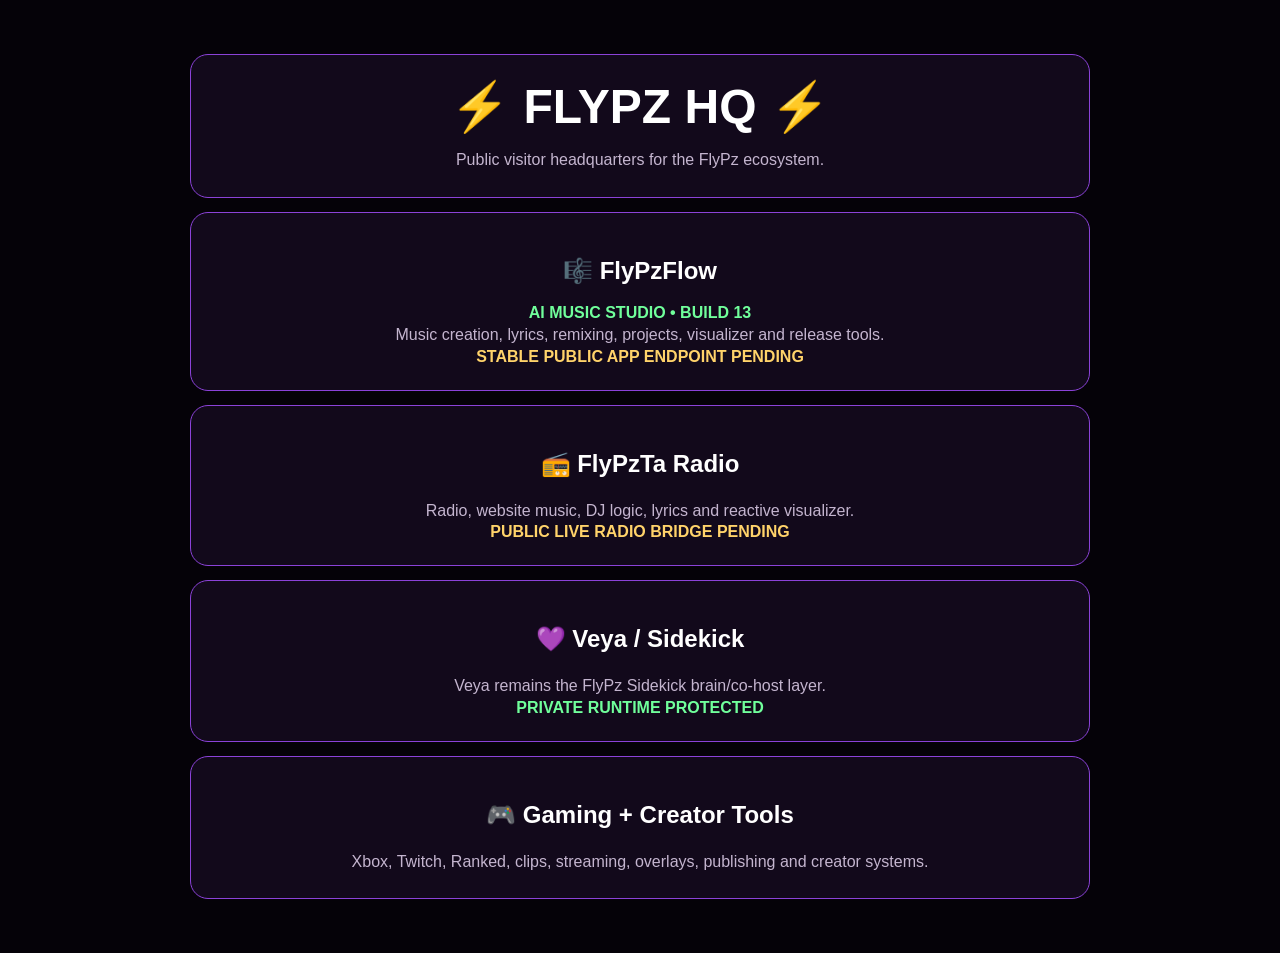
<file: public.html>
<!doctype html><html><head><meta charset="utf-8"><meta name="viewport" content="width=device-width,initial-scale=1"><title>FLYPZ HQ — Public Visitor</title><style>body{margin:0;background:#050208;color:#fff;font:16px Arial;text-align:center}main{max-width:900px;margin:auto;padding:40px 18px}.card{background:#12091b;border:1px solid #8b42d8;border-radius:18px;padding:24px;margin:14px 0}h1{font-size:48px;margin:0 0 12px}.muted{color:#c4b5cf;line-height:1.6}.ok{color:#70ff9b;font-weight:900}.wait{color:#ffd36a;font-weight:900}</style></head><body><main><div class="card"><h1>⚡ FLYPZ HQ ⚡</h1><div class="muted">Public visitor headquarters for the FlyPz ecosystem.</div></div><div class="card"><h2>🎼 FlyPzFlow</h2><div class="ok">AI MUSIC STUDIO • BUILD 13</div><div class="muted">Music creation, lyrics, remixing, projects, visualizer and release tools.</div><div class="wait">STABLE PUBLIC APP ENDPOINT PENDING</div></div><div class="card"><h2>📻 FlyPzTa Radio</h2><div class="muted">Radio, website music, DJ logic, lyrics and reactive visualizer.</div><div class="wait">PUBLIC LIVE RADIO BRIDGE PENDING</div></div><div class="card"><h2>💜 Veya / Sidekick</h2><div class="muted">Veya remains the FlyPz Sidekick brain/co-host layer.</div><div class="ok">PRIVATE RUNTIME PROTECTED</div></div><div class="card"><h2>🎮 Gaming + Creator Tools</h2><div class="muted">Xbox, Twitch, Ranked, clips, streaming, overlays, publishing and creator systems.</div></div></main></body></html>
</file>
